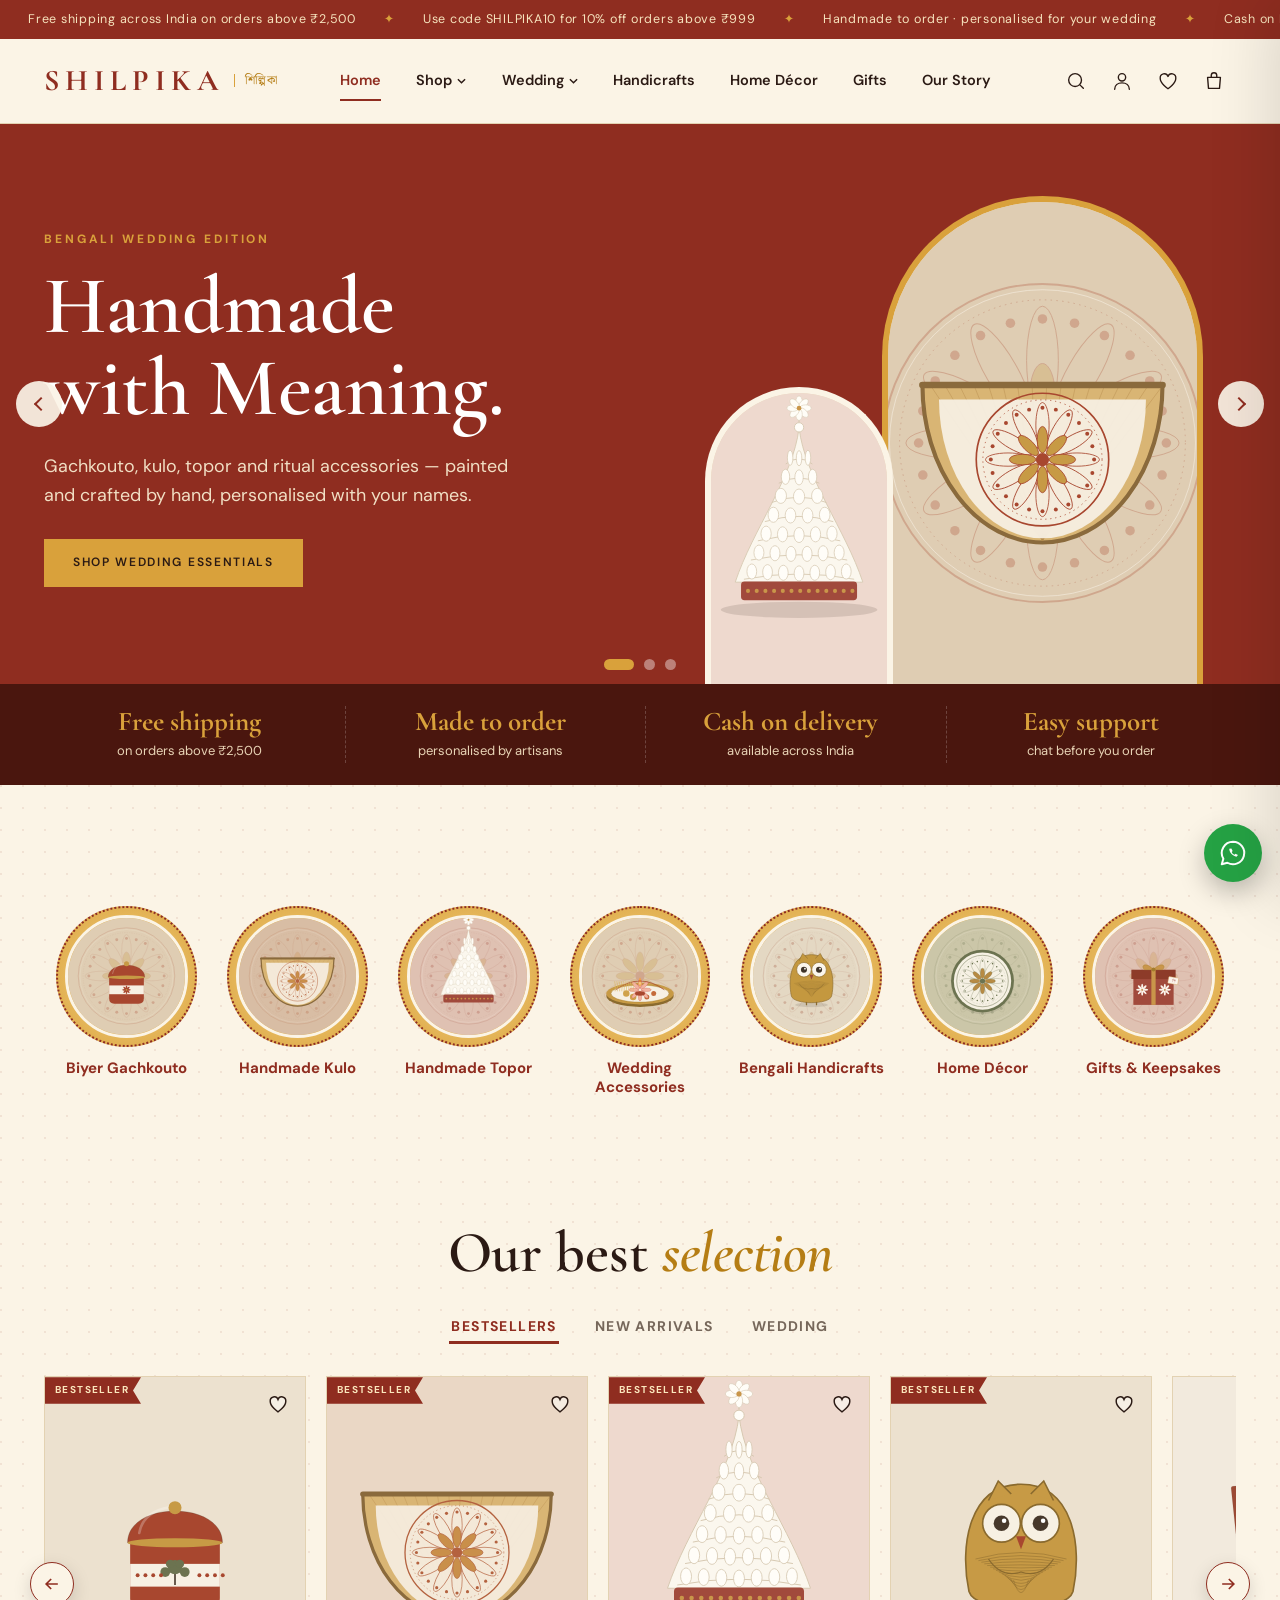
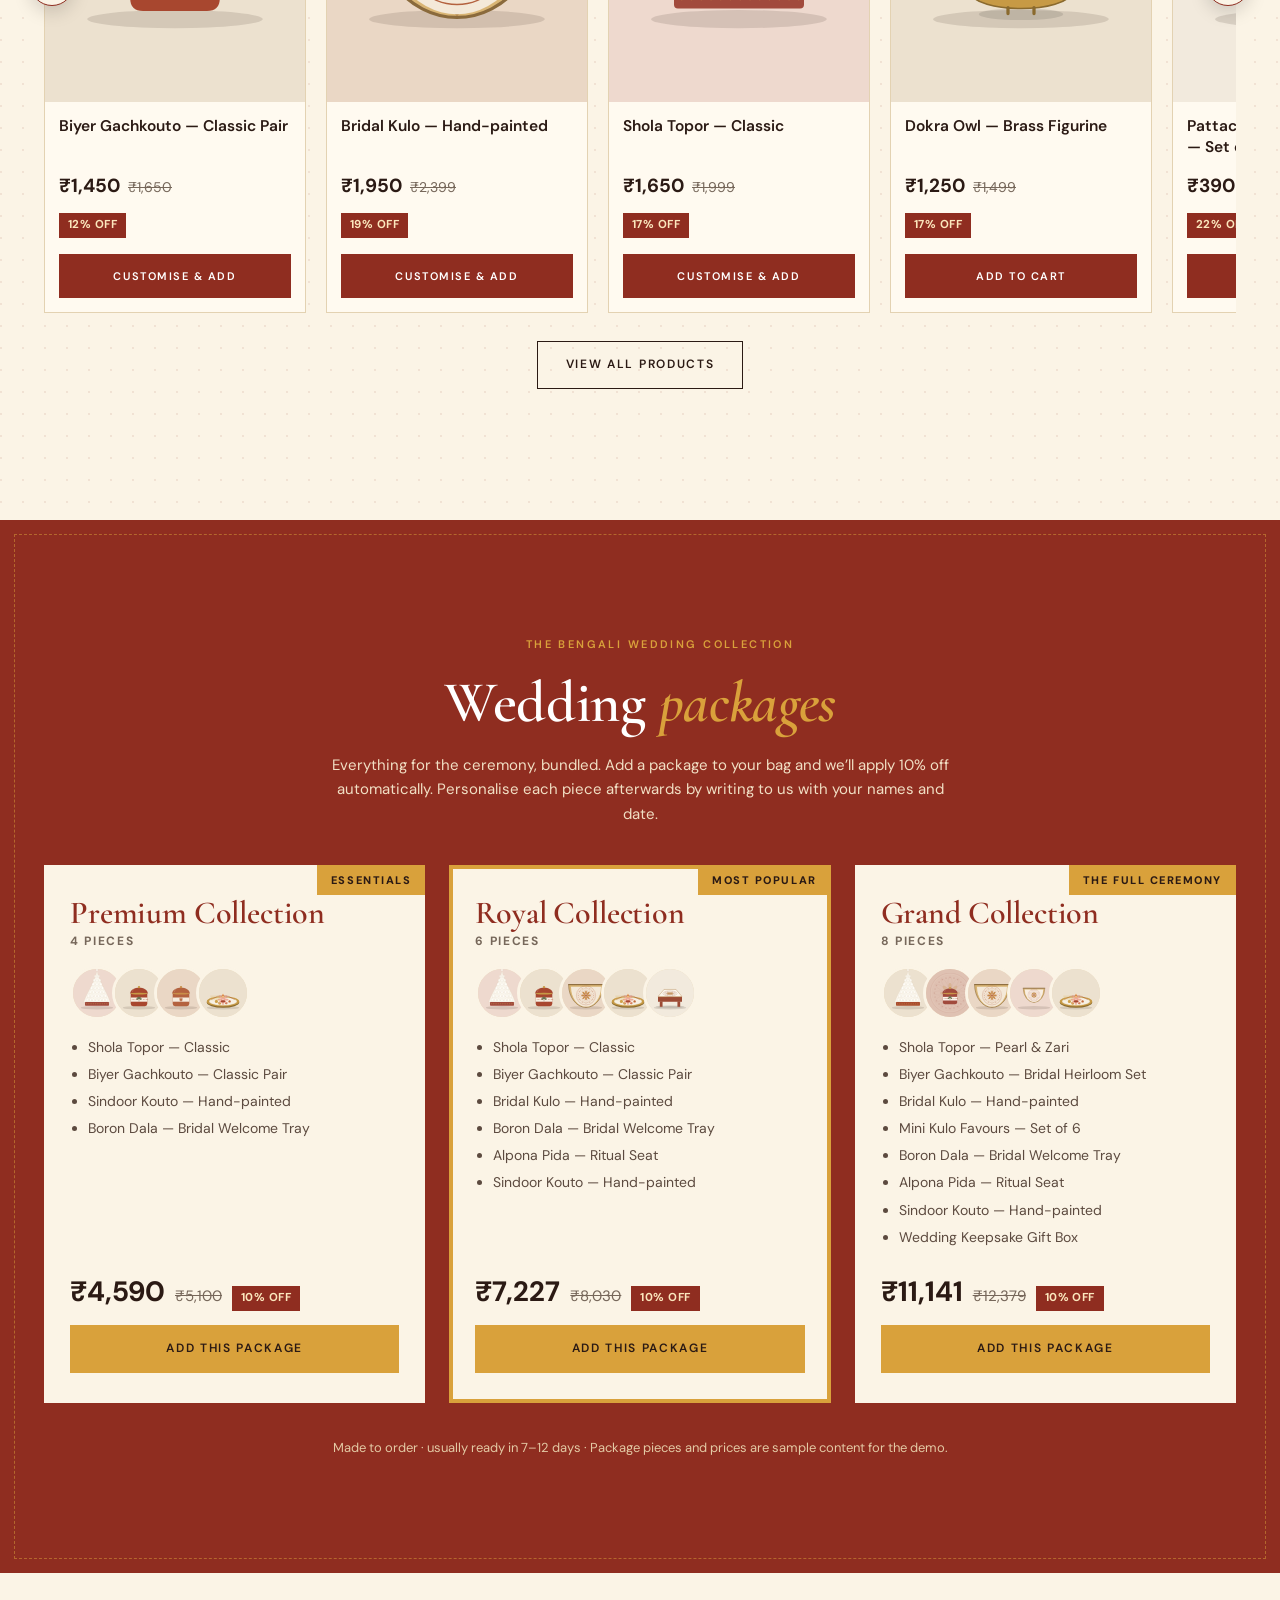
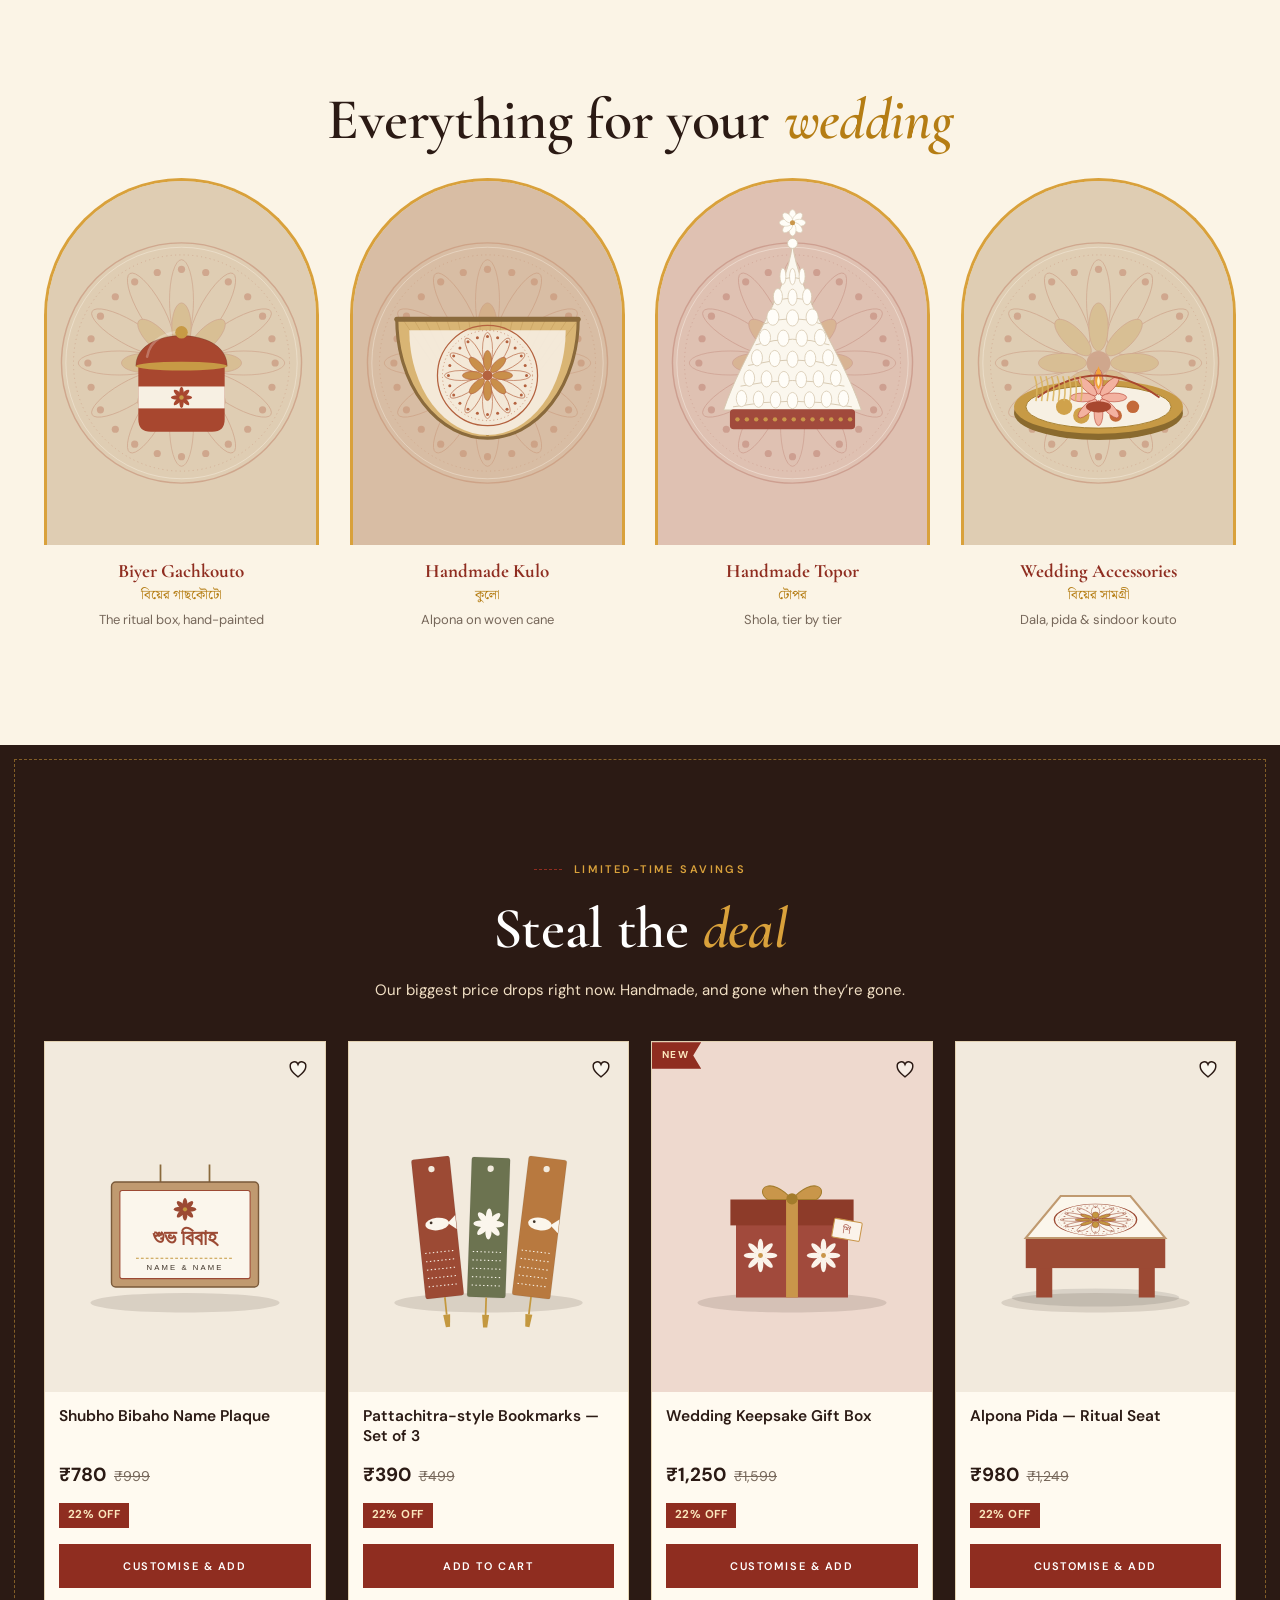
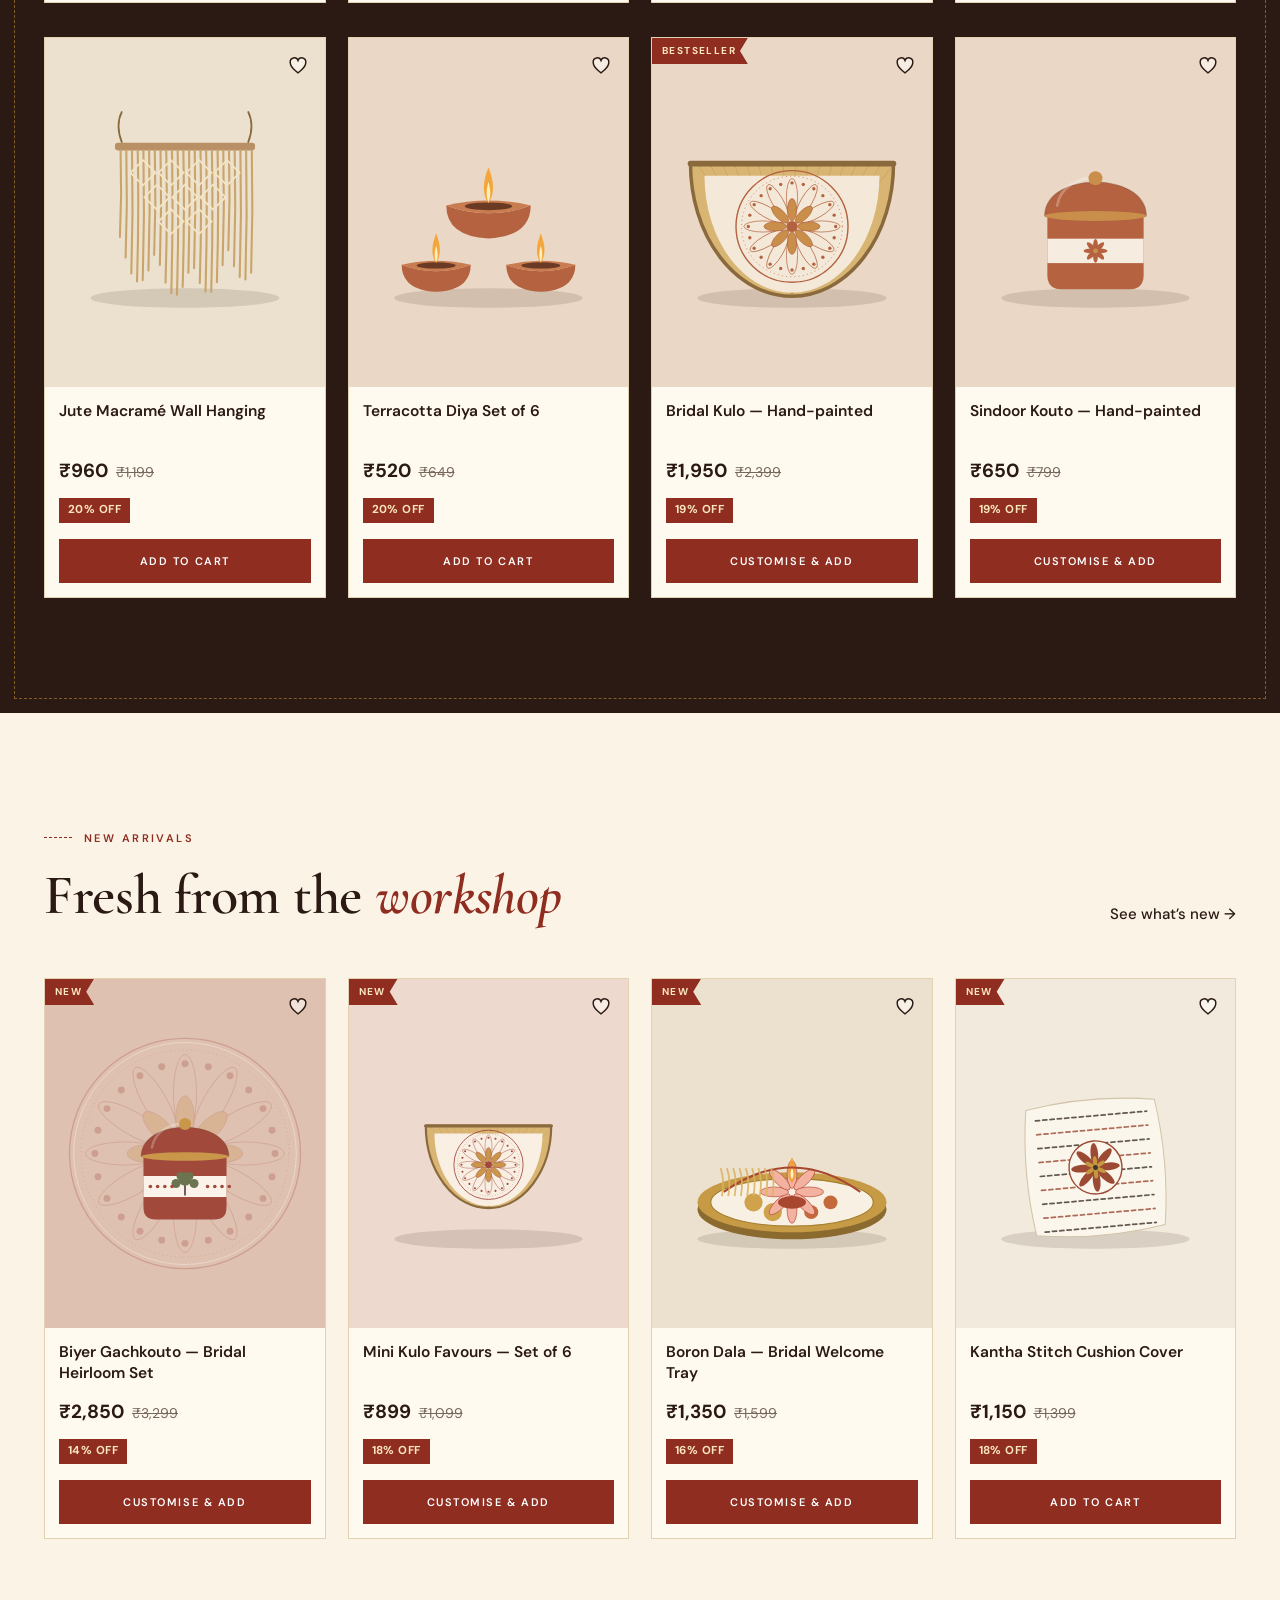
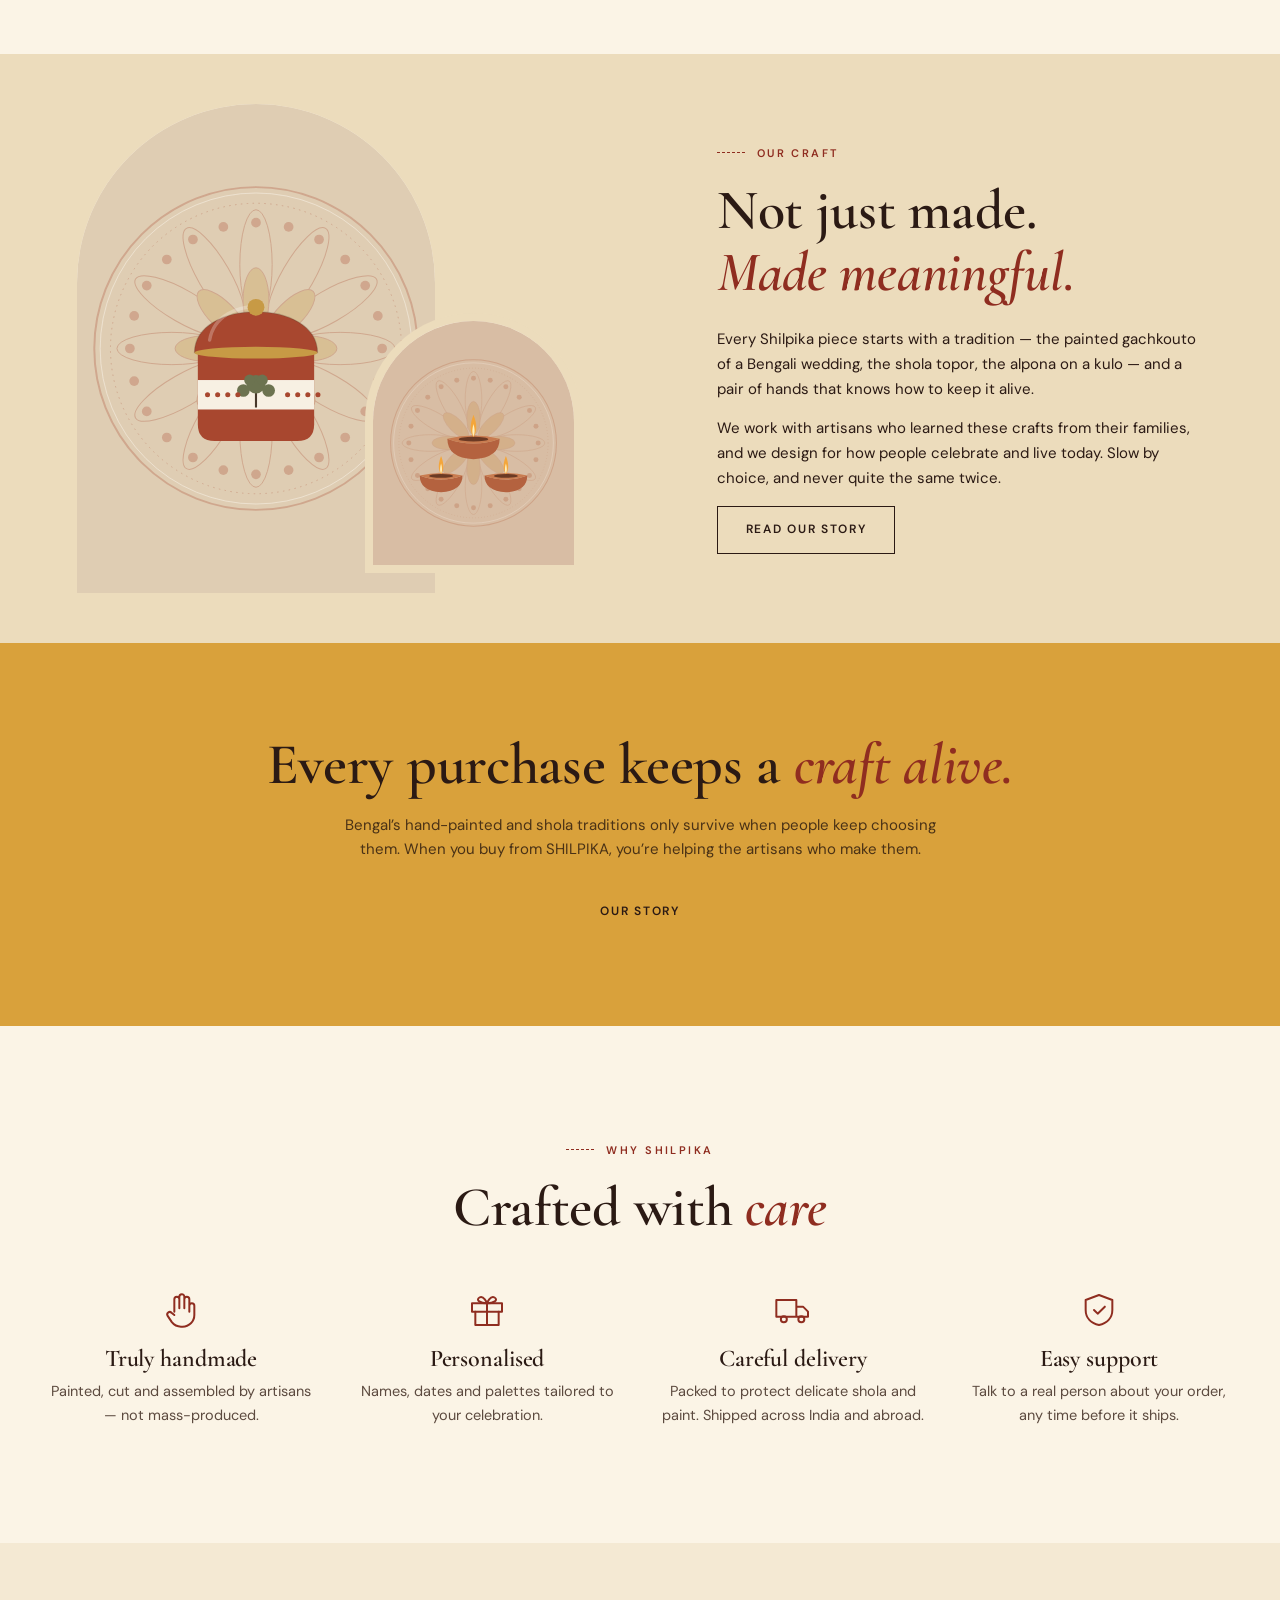
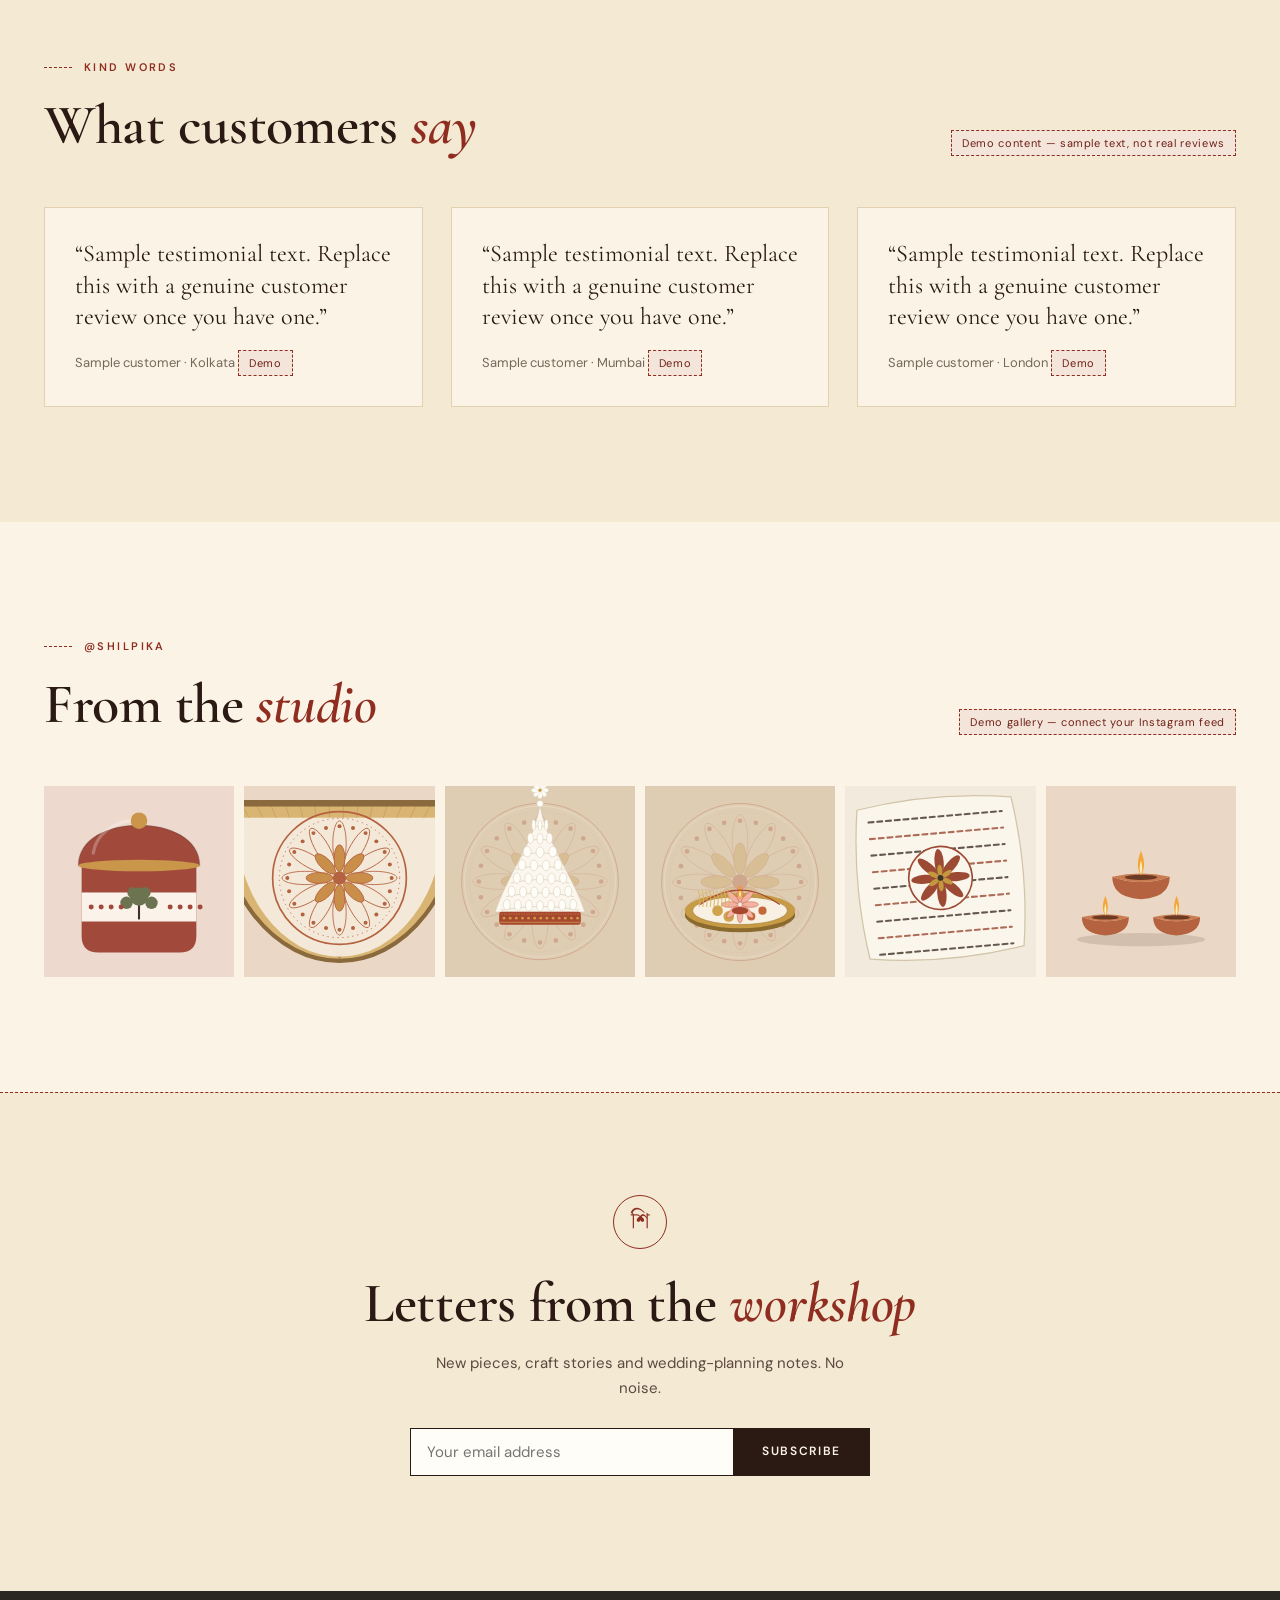
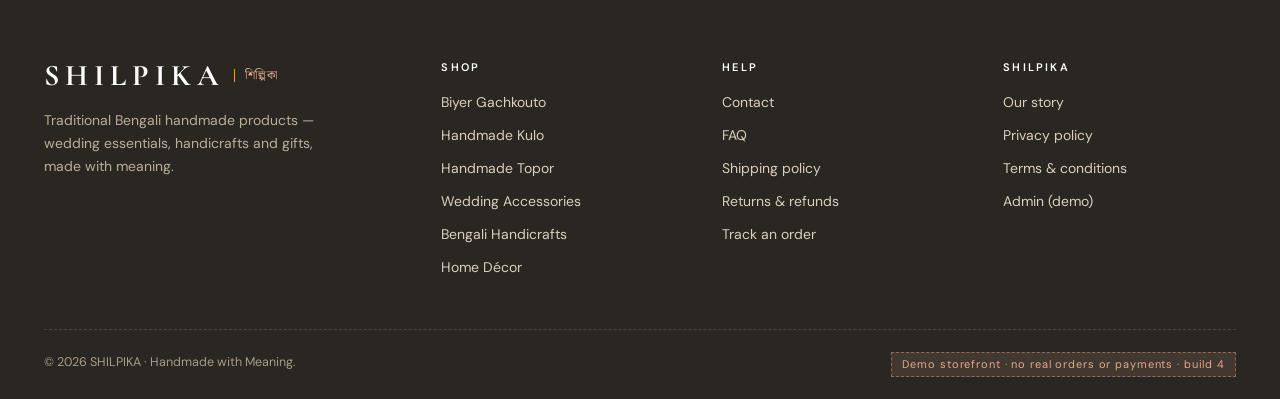
<file: index.html>
<!DOCTYPE html>
<html lang="en">
<head>
  <meta charset="UTF-8"><meta http-equiv="Cache-Control" content="no-cache, no-store, must-revalidate"><meta http-equiv="Pragma" content="no-cache"><meta http-equiv="Expires" content="0">
  <meta name="viewport" content="width=device-width, initial-scale=1">
  <title>SHILPIKA — Handmade with Meaning | Bengali Wedding Crafts &amp; Handicrafts</title>
  <meta name="description" content="SHILPIKA (শিল্পিকা): traditional Bengali handmade wedding essentials — gachkouto, kulo, topor — plus handicrafts, home décor and gifts. Handmade with Meaning.">
  <meta name="theme-color" content="#f7f2e9">
  <meta property="og:title" content="SHILPIKA — Handmade with Meaning">
  <meta property="og:description" content="Bengali handmade wedding essentials, handicrafts and gifts.">
  <link rel="preconnect" href="https://fonts.googleapis.com"><link rel="preconnect" href="https://fonts.gstatic.com" crossorigin>
  <link href="https://fonts.googleapis.com/css2?family=Cormorant+Garamond:ital,wght@0,400;0,500;0,600;1,400;1,500&family=DM+Sans:wght@400;500;600&family=Noto+Serif+Bengali:wght@400;600&display=swap" rel="stylesheet">
  <link rel="stylesheet" href="css/base.css?v=4"><link rel="stylesheet" href="css/components.css?v=4"><link rel="stylesheet" href="css/pages.css?v=4"><link rel="stylesheet" href="css/home.css?v=4">
</head>
<body data-page="home">
  <div id="app-header"></div>
  <main id="main">
    <section class="hs" aria-roledescription="carousel" aria-label="Featured">
      <div class="hs__track" id="hs-track">
        <article class="slide sl1" aria-roledescription="slide"><div class="wrap slide__in">
          <div class="slide__copy"><p class="kick">Bengali wedding edition</p><h1>Handmade<br>with Meaning.</h1><p>Gachkouto, kulo, topor and ritual accessories — painted and crafted by hand, personalised with your names.</p><a class="btn btn--gold" href="shop.html?collection=wedding">Shop wedding essentials</a></div>
          <div class="slide__art"><div class="arch a-big"><img data-art="art:kulo:sand:1" alt="Hand-painted bridal kulo"></div><div class="arch a-sm"><img data-art="art:topor:rose:0" alt="Shola topor"></div></div></div></article>
        <article class="slide sl2" aria-roledescription="slide" aria-hidden="true"><div class="wrap slide__in">
          <div class="slide__copy"><p class="kick">Ready-to-order sets</p><h1>Wedding<br>Packages.</h1><p>Topor, gachkouto, dala and more — bundled together with 10% off. Pick a set, then personalise it.</p><a class="btn" href="#packages">View packages</a></div>
          <div class="slide__art"><div class="arch a-big"><img data-art="art:kouto:sand:1:tree" alt="Hand-painted gachkouto"></div><div class="arch a-sm"><img data-art="art:dala:sand:0" alt="Boron dala"></div></div></div></article>
        <article class="slide sl3" aria-roledescription="slide" aria-hidden="true"><div class="wrap slide__in">
          <div class="slide__copy"><p class="kick">Heritage handicrafts</p><h1>Craft for<br>everyday homes.</h1><p>Kantha, dokra, terracotta and jute — Bengal’s traditions, made for the way you live now.</p><a class="btn btn--gold" href="shop.html?cat=handicrafts">Explore handicrafts</a></div>
          <div class="slide__art"><div class="arch a-big"><img data-art="art:owl:ivory:1" alt="Dokra owl"></div><div class="arch a-sm"><img data-art="art:cushion:ivory:0" alt="Kantha cushion"></div></div></div></article>
      </div>
      <button class="hs__b prev" id="hs-prev" aria-label="Previous slide"></button><button class="hs__b next" id="hs-next" aria-label="Next slide"></button>
      <div class="hs__dots" id="hs-dots"></div>
    </section>

    <section class="trust" aria-label="Our promise"><div class="wrap trust__in">
      <div><b>Free shipping</b><span>on orders above ₹2,500</span></div><div><b>Made to order</b><span>personalised by artisans</span></div><div><b>Cash on delivery</b><span>available across India</span></div><div><b>Easy support</b><span>chat before you order</span></div>
    </div></section>

    <section class="sec pat"><div class="wrap">
      <div class="roundcats reveal" id="cats"></div>
    </div></section>

    <section class="sec pat" style="padding-top:0"><div class="wrap">
      <h2 class="ttl reveal">Our best <em>selection</em></h2>
      <div class="tabs-h reveal" role="tablist" aria-label="Product tabs"><button role="tab" aria-selected="true" data-tab="bestseller">Bestsellers</button><button role="tab" aria-selected="false" data-tab="new">New arrivals</button><button role="tab" aria-selected="false" data-tab="wedding">Wedding</button></div>
      <div class="rail"><button class="rail__b prev" aria-label="Scroll left"><svg viewBox="0 0 24 24"><path d="M5 12h14M13 6l6 6-6 6"/></svg></button><div class="rail__t" id="rail"></div><button class="rail__b next" aria-label="Scroll right"><svg viewBox="0 0 24 24"><path d="M5 12h14M13 6l6 6-6 6"/></svg></button></div>
      <p style="text-align:center;margin-top:10px"><a class="btn btn--ghost" href="shop.html">View all products</a></p>
    </div></section>

    <section class="sec pk" id="packages"><div class="wrap">
      <p class="eyebrow" style="justify-content:center;color:var(--gold)">The Bengali wedding collection</p>
      <h2 class="ttl ttl--l">Wedding <em>packages</em></h2>
      <p class="pk__lead">Everything for the ceremony, bundled. Add a package to your bag and we’ll apply 10% off automatically. Personalise each piece afterwards by writing to us with your names and date.</p>
      <div class="pk__grid" id="pk"></div>
      <p class="pk__note">Made to order · usually ready in 7–12 days · Package pieces and prices are sample content for the demo.</p>
    </div></section>

    <section class="sec"><div class="wrap">
      <h2 class="ttl reveal">Everything for your <em>wedding</em></h2>
      <div class="wt reveal" id="wt"></div>
    </div></section>

    <section class="sec deals"><div class="wrap">
      <p class="eyebrow" style="justify-content:center;color:var(--gold)">Limited-time savings</p>
      <h2 class="ttl ttl--l">Steal the <em>deal</em></h2>
      <p class="pk__lead">Our biggest price drops right now. Handmade, and gone when they’re gone.</p>
      <div class="pgrid skels" id="deals"></div>
    </div></section>

    <section class="sec"><div class="wrap">
      <div class="sec__head reveal"><div><p class="eyebrow">New arrivals</p><h2>Fresh from the <em>workshop</em></h2></div><a class="link" href="shop.html?sort=newest">See what’s new →</a></div>
      <div class="pgrid skels" id="new"></div>
    </div></section>

    <section class="story">
      <div class="story__art reveal"><div class="arch"><img data-art="art:kouto:sand:1:tree" alt="Hand-painted gachkouto" loading="lazy"></div><div class="arch s2"><img data-art="art:diya:clay:1" alt="Terracotta diyas" loading="lazy"></div></div>
      <div class="story__copy reveal">
        <p class="eyebrow">Our craft</p>
        <h2>Not just made.<br><em>Made meaningful.</em></h2>
        <p>Every Shilpika piece starts with a tradition — the painted gachkouto of a Bengali wedding, the shola topor, the alpona on a kulo — and a pair of hands that knows how to keep it alive.</p>
        <p>We work with artisans who learned these crafts from their families, and we design for how people celebrate and live today. Slow by choice, and never quite the same twice.</p>
        <a class="btn btn--ghost" href="about.html">Read our story</a>
      </div>
    </section>

    <section class="mission"><div class="wrap reveal"><h2>Every purchase keeps a <em>craft alive.</em></h2><p>Bengal’s hand-painted and shola traditions only survive when people keep choosing them. When you buy from SHILPIKA, you’re helping the artisans who make them.</p><a class="btn btn--gold" href="about.html">Our story</a></div></section>

    <section class="sec"><div class="wrap">
      <div class="sec__head reveal" style="justify-content:center;text-align:center"><div><p class="eyebrow" style="justify-content:center">Why Shilpika</p><h2>Crafted with <em>care</em></h2></div></div>
      <div class="why reveal">
        <div><span id="ic1"></span><h3>Truly handmade</h3><p>Painted, cut and assembled by artisans — not mass-produced.</p></div>
        <div><span id="ic2"></span><h3>Personalised</h3><p>Names, dates and palettes tailored to your celebration.</p></div>
        <div><span id="ic3"></span><h3>Careful delivery</h3><p>Packed to protect delicate shola and paint. Shipped across India and abroad.</p></div>
        <div><span id="ic4"></span><h3>Easy support</h3><p>Talk to a real person about your order, any time before it ships.</p></div>
      </div>
    </div></section>

    <section class="sec sec--alt"><div class="wrap">
      <div class="sec__head reveal"><div><p class="eyebrow">Kind words</p><h2>What customers <em>say</em></h2></div><span class="demo-tag">Demo content — sample text, not real reviews</span></div>
      <div class="quotes reveal">
        <figure><blockquote>“Sample testimonial text. Replace this with a genuine customer review once you have one.”</blockquote><figcaption>Sample customer · Kolkata <span class="demo-tag">Demo</span></figcaption></figure>
        <figure><blockquote>“Sample testimonial text. Replace this with a genuine customer review once you have one.”</blockquote><figcaption>Sample customer · Mumbai <span class="demo-tag">Demo</span></figcaption></figure>
        <figure><blockquote>“Sample testimonial text. Replace this with a genuine customer review once you have one.”</blockquote><figcaption>Sample customer · London <span class="demo-tag">Demo</span></figcaption></figure>
      </div>
    </div></section>

    <section class="sec"><div class="wrap">
      <div class="sec__head reveal"><div><p class="eyebrow">@shilpika</p><h2>From the <em>studio</em></h2></div><span class="demo-tag">Demo gallery — connect your Instagram feed</span></div>
      <div class="gal reveal" id="gal"></div>
    </div></section>

    <section class="news"><div class="wrap reveal">
      <div class="news__mark bn">শি</div>
      <h2>Letters from the <em>workshop</em></h2>
      <p>New pieces, craft stories and wedding-planning notes. No noise.</p>
      <form class="news__form" id="nl" novalidate><label class="sr-only" for="nl-email">Email address</label><input id="nl-email" type="email" placeholder="Your email address" required autocomplete="email"><button class="btn" type="submit">Subscribe</button></form>
      <small class="nl-msg" aria-live="polite"></small>
    </div></section>
  </main>
  <div id="app-footer"></div>
  <script src="js/data.js?v=4"></script><script src="js/art.js?v=4"></script><script src="js/store.js?v=4"></script><script src="js/ui.js?v=4"></script><script src="js/home.js?v=4"></script>
</body>
</html>
</file>
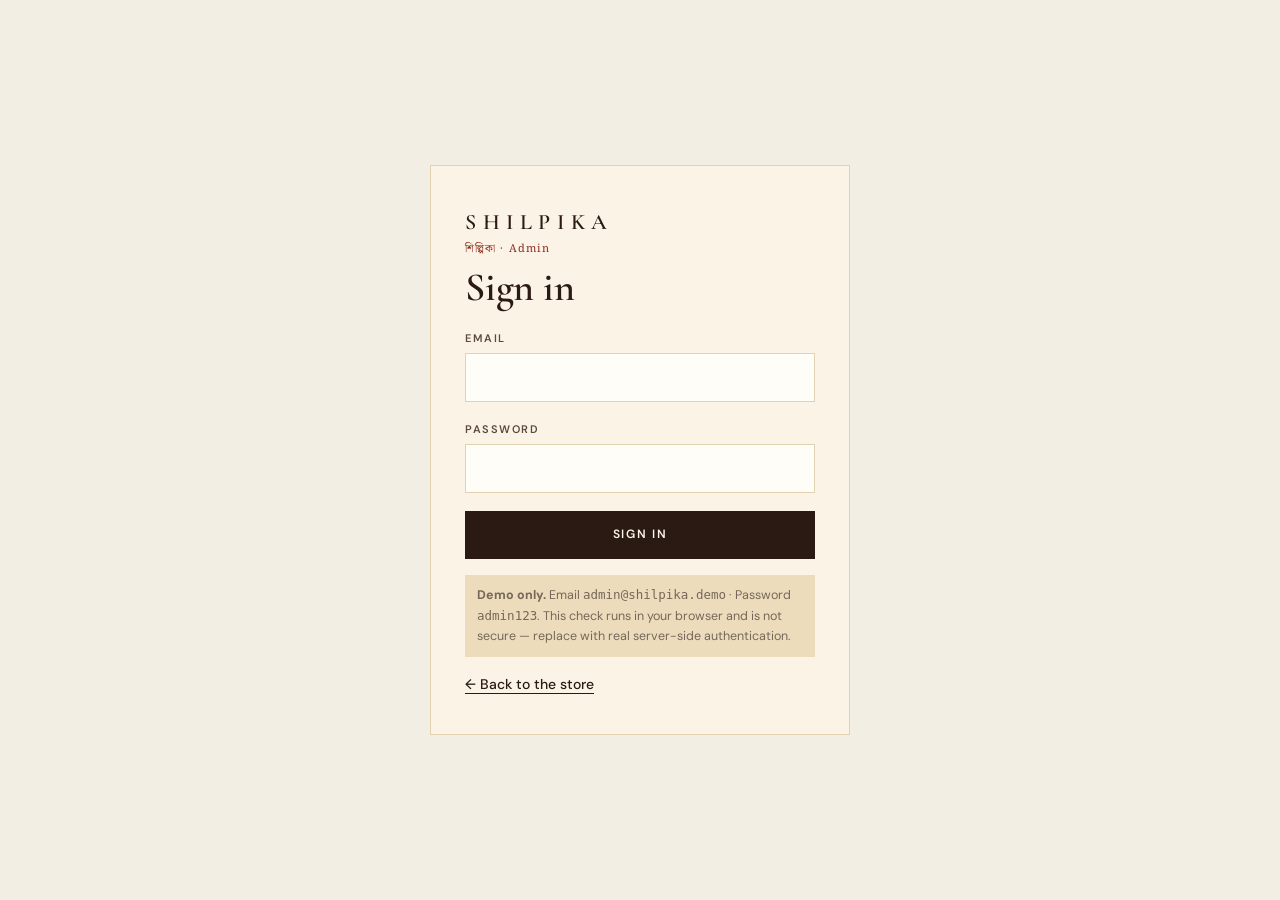
<file: admin/index.html>
<!DOCTYPE html>
<html lang="en">
<head>
  <meta charset="UTF-8"><meta http-equiv="Cache-Control" content="no-cache, no-store, must-revalidate"><meta http-equiv="Pragma" content="no-cache"><meta http-equiv="Expires" content="0"><meta name="viewport" content="width=device-width, initial-scale=1">
  <title>SHILPIKA Admin (Demo)</title>
  <meta name="robots" content="noindex,nofollow">
  <link rel="preconnect" href="https://fonts.googleapis.com"><link rel="preconnect" href="https://fonts.gstatic.com" crossorigin>
  <link href="https://fonts.googleapis.com/css2?family=Cormorant+Garamond:ital,wght@0,400;0,500;0,600;1,400&family=DM+Sans:wght@400;500;600&family=Noto+Serif+Bengali:wght@400;600&display=swap" rel="stylesheet">
  <link rel="stylesheet" href="../css/base.css?v=4"><link rel="stylesheet" href="admin.css?v=4">
</head>
<body class="adm">
  <div id="app"></div>
  <div class="toast" role="status" aria-live="polite"></div>
  <script src="../js/data.js?v=4"></script><script src="../js/art.js?v=4"></script><script src="../js/store.js?v=4"></script><script src="admin.js?v=4"></script>
</body>
</html>
</file>
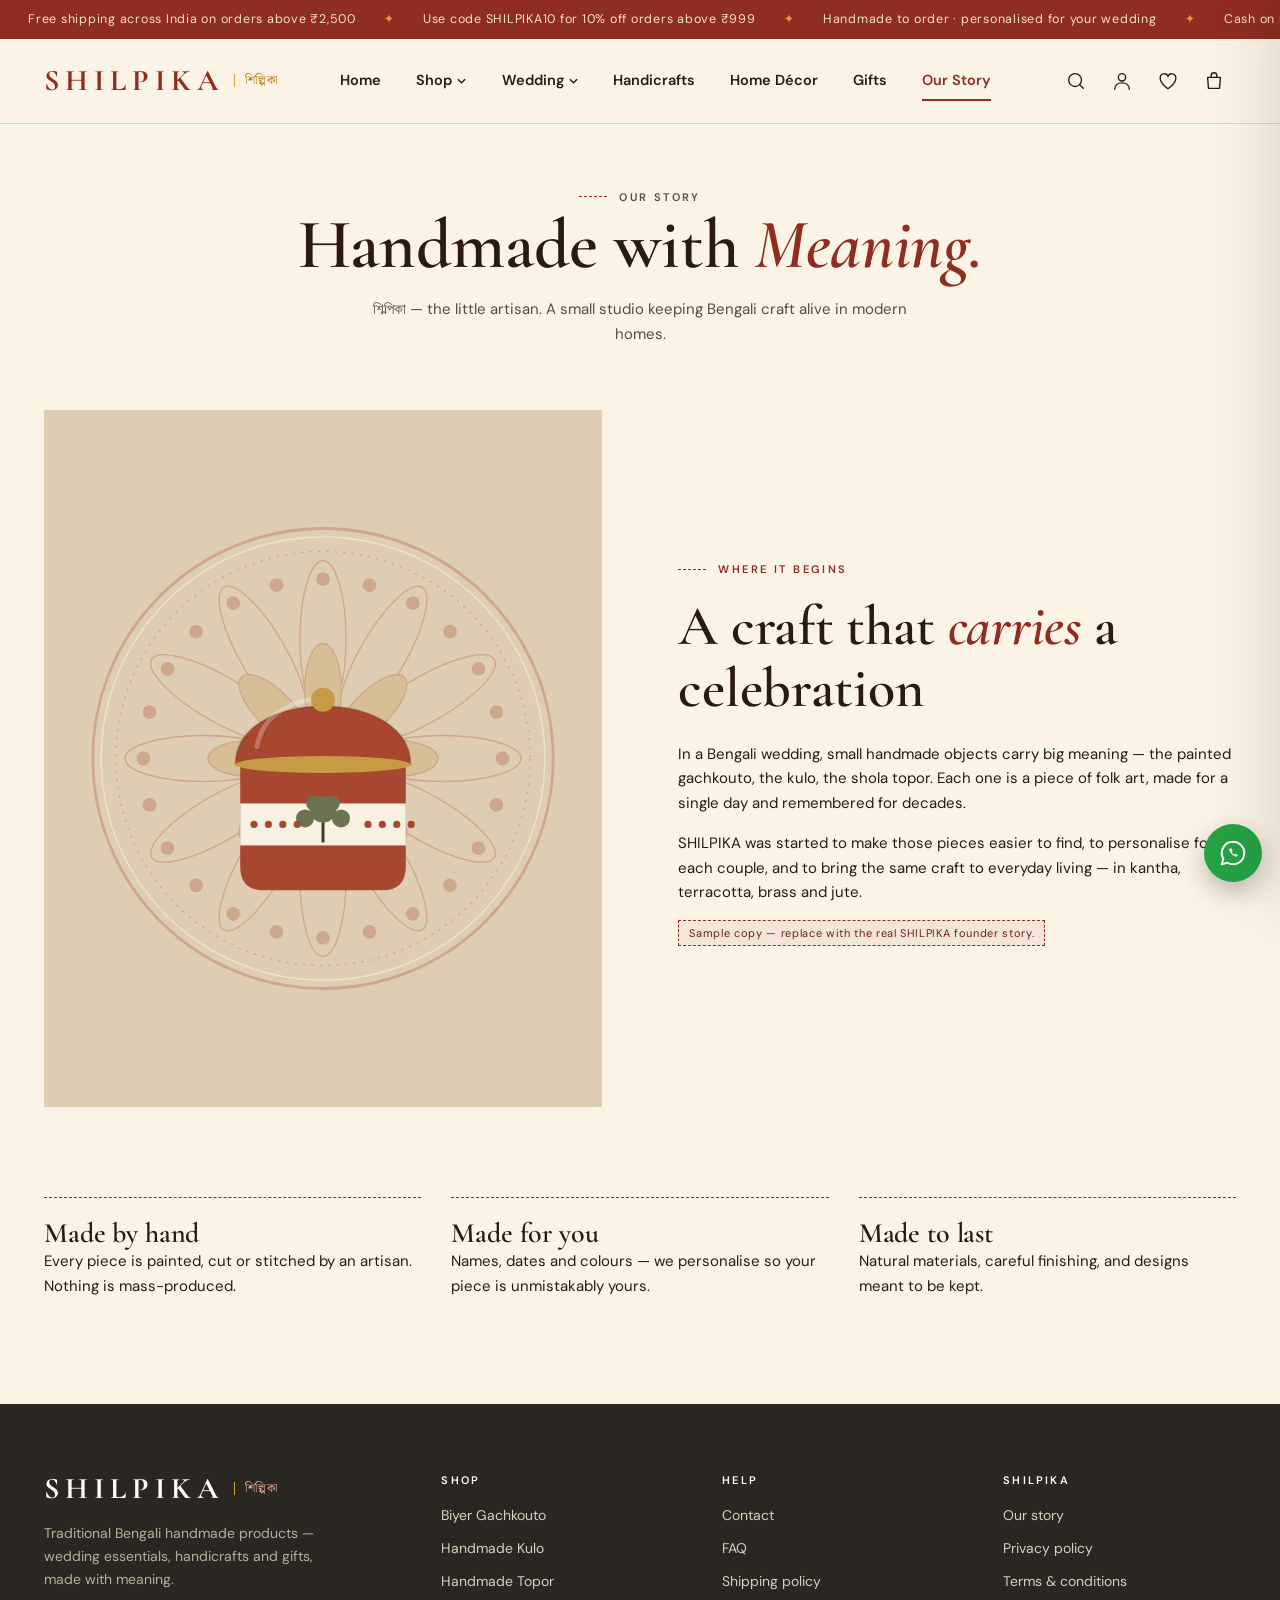
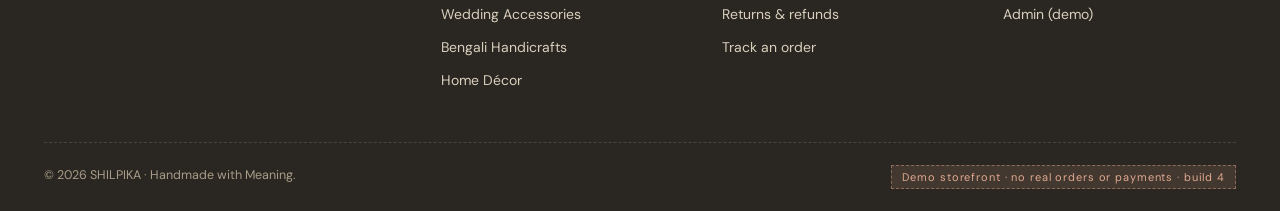
<file: about.html>
<!DOCTYPE html>
<html lang="en">
<head>
  <meta charset="UTF-8"><meta http-equiv="Cache-Control" content="no-cache, no-store, must-revalidate"><meta http-equiv="Pragma" content="no-cache"><meta http-equiv="Expires" content="0"><meta name="viewport" content="width=device-width, initial-scale=1">
  <title>Our Story — SHILPIKA | Handmade with Meaning</title>
  <meta name="description" content="The story behind SHILPIKA (শিল্পিকা): Bengali craftsmanship, made for modern life.">
  
  <link rel="preconnect" href="https://fonts.googleapis.com"><link rel="preconnect" href="https://fonts.gstatic.com" crossorigin>
  <link href="https://fonts.googleapis.com/css2?family=Cormorant+Garamond:ital,wght@0,400;0,500;0,600;1,400;1,500&family=DM+Sans:wght@400;500;600&family=Noto+Serif+Bengali:wght@400;600&display=swap" rel="stylesheet">
  <link rel="stylesheet" href="css/base.css?v=4"><link rel="stylesheet" href="css/components.css?v=4"><link rel="stylesheet" href="css/pages.css?v=4">
</head>
<body data-page="about">
  <div id="app-header"></div>
  <main id="main"><div class="wrap" id="root"></div></main>
  <div id="app-footer"></div>
  <script src="js/data.js?v=4"></script><script src="js/art.js?v=4"></script><script src="js/store.js?v=4"></script><script src="js/ui.js?v=4"></script><script src="js/static.js?v=4"></script>
</body>
</html>
</file>
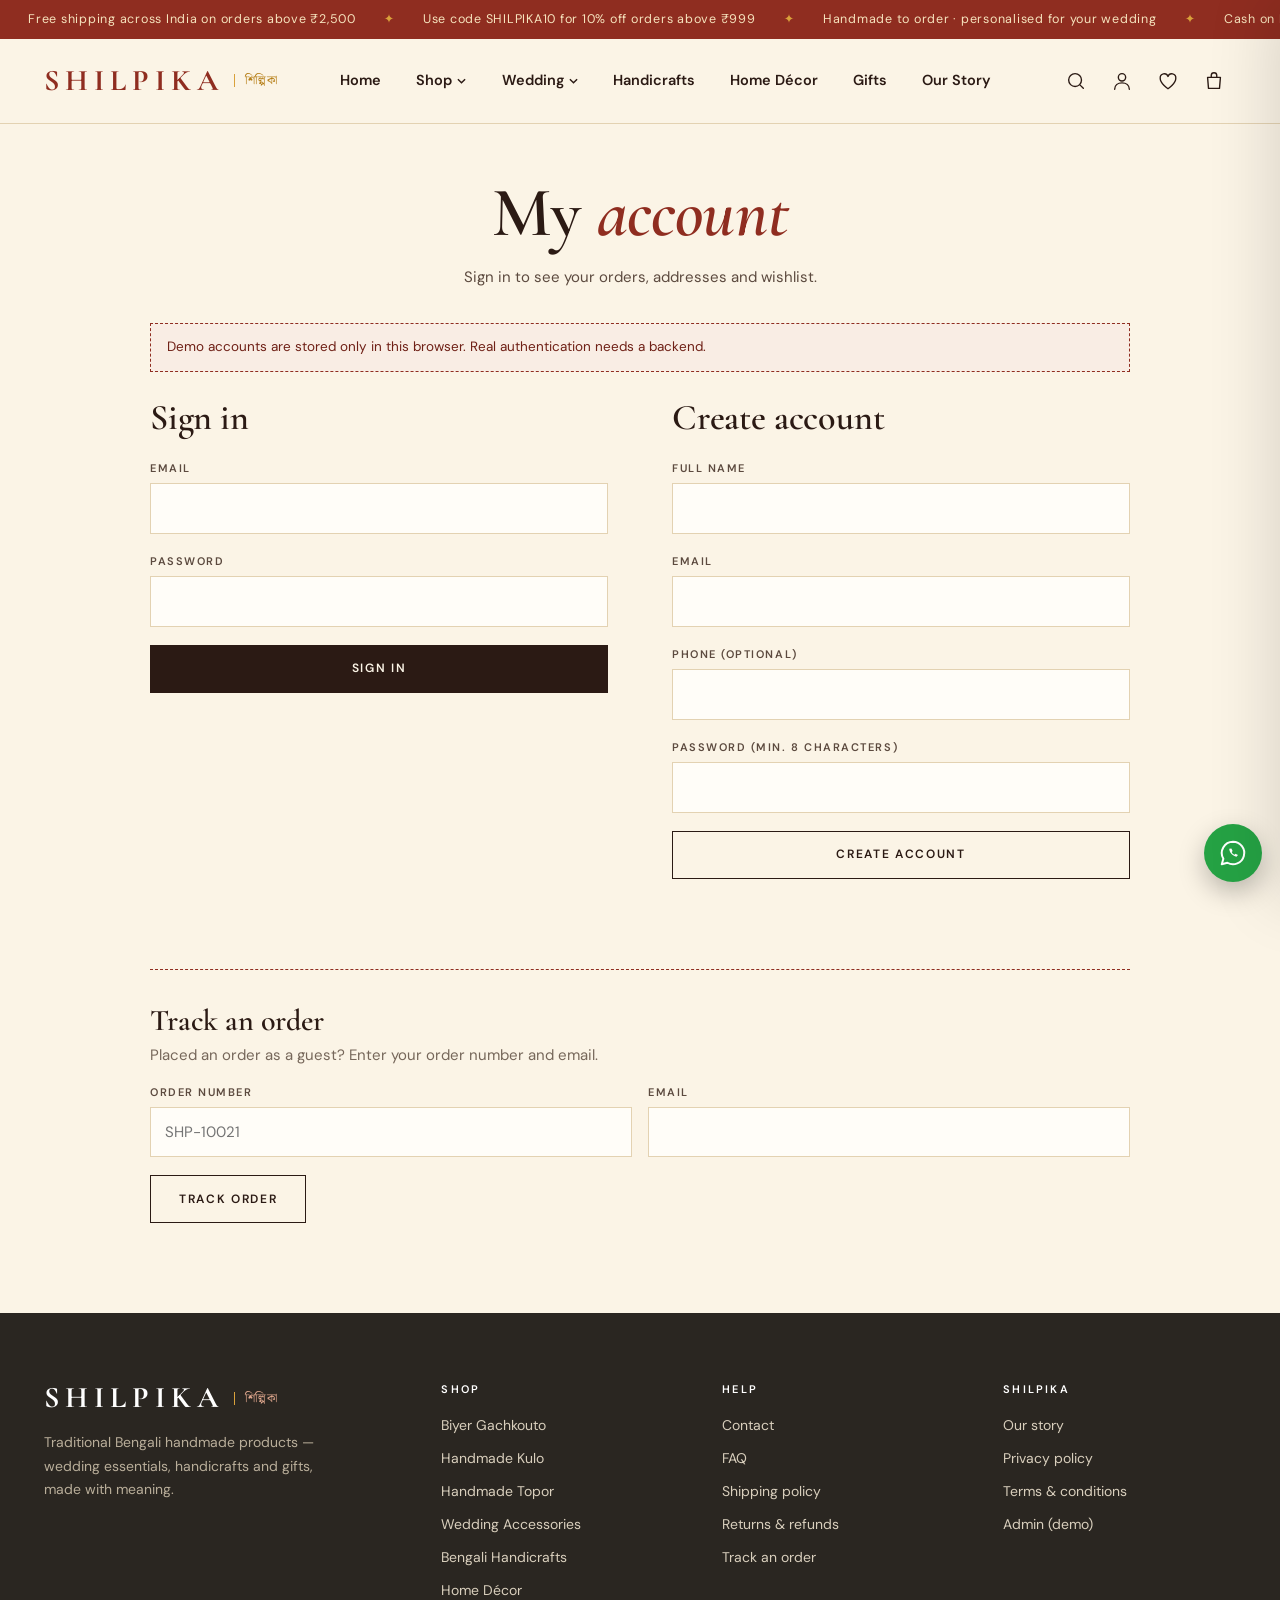
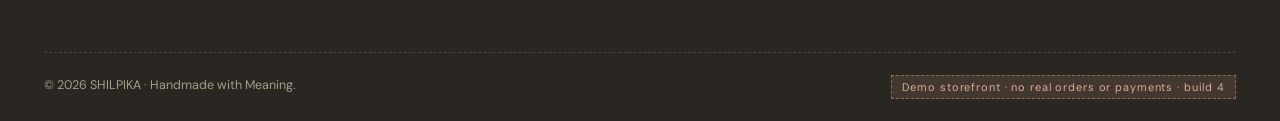
<file: account.html>
<!DOCTYPE html>
<html lang="en">
<head>
  <meta charset="UTF-8"><meta http-equiv="Cache-Control" content="no-cache, no-store, must-revalidate"><meta http-equiv="Pragma" content="no-cache"><meta http-equiv="Expires" content="0"><meta name="viewport" content="width=device-width, initial-scale=1">
  <title>My Account — SHILPIKA</title>
  <meta name="description" content="Sign in, manage your profile, addresses and orders.">
  <meta name="robots" content="noindex">
  <link rel="preconnect" href="https://fonts.googleapis.com"><link rel="preconnect" href="https://fonts.gstatic.com" crossorigin>
  <link href="https://fonts.googleapis.com/css2?family=Cormorant+Garamond:ital,wght@0,400;0,500;0,600;1,400;1,500&family=DM+Sans:wght@400;500;600&family=Noto+Serif+Bengali:wght@400;600&display=swap" rel="stylesheet">
  <link rel="stylesheet" href="css/base.css?v=4"><link rel="stylesheet" href="css/components.css?v=4"><link rel="stylesheet" href="css/pages.css?v=4">
</head>
<body data-page="account">
  <div id="app-header"></div>
  <main id="main"><div class="wrap" id="root"></div></main>
  <div id="app-footer"></div>
  <script src="js/data.js?v=4"></script><script src="js/art.js?v=4"></script><script src="js/store.js?v=4"></script><script src="js/ui.js?v=4"></script><script src="js/account.js?v=4"></script>
</body>
</html>
</file>
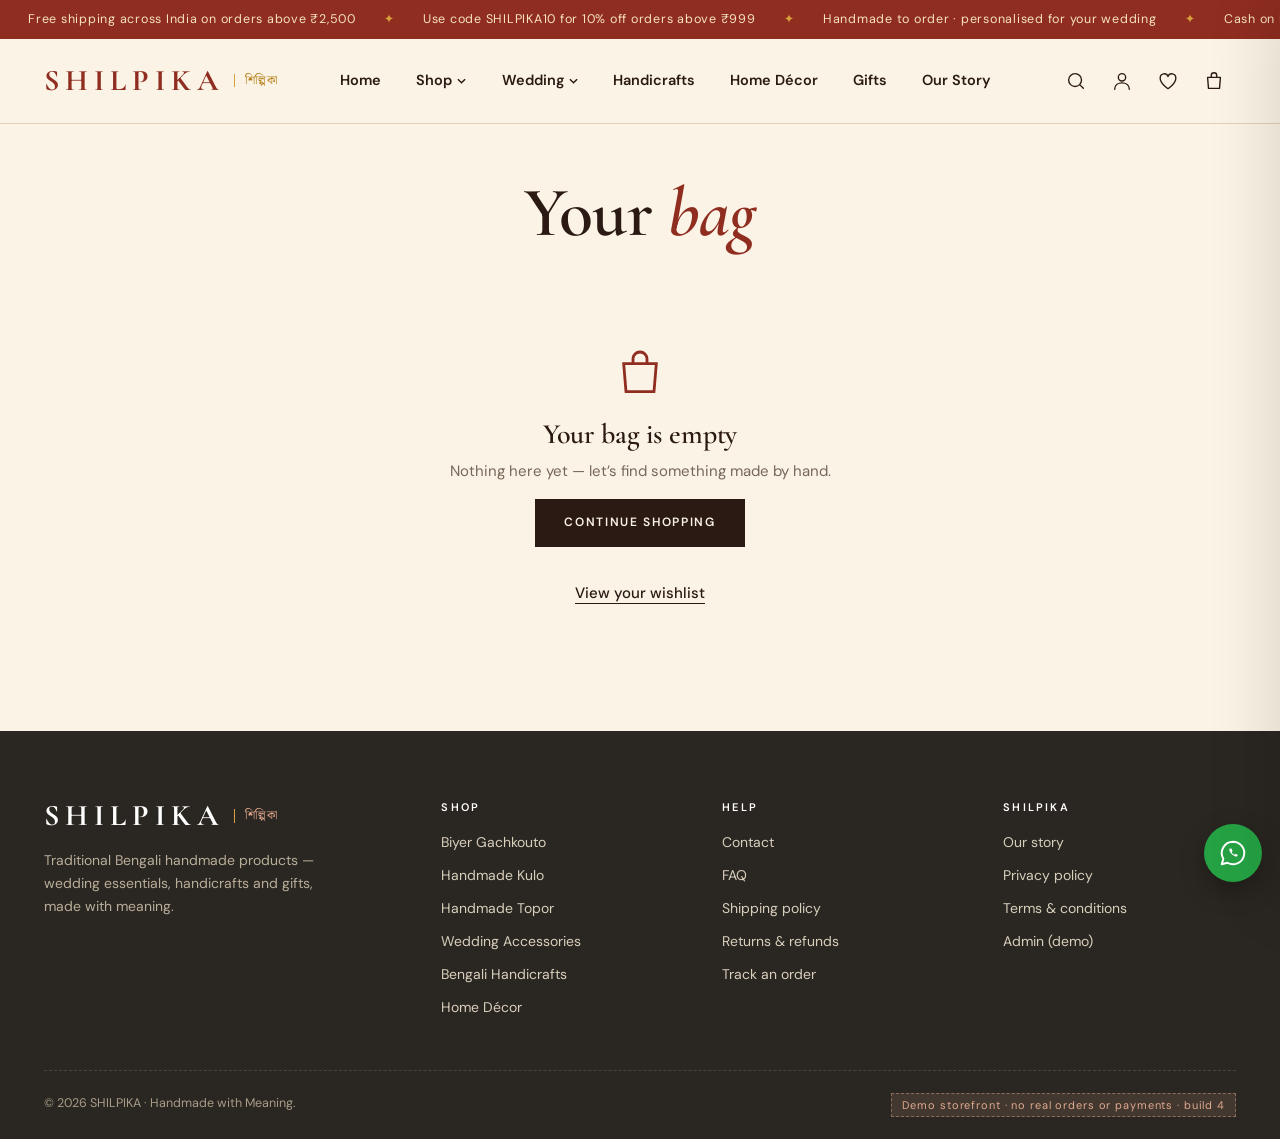
<file: cart.html>
<!DOCTYPE html>
<html lang="en">
<head>
  <meta charset="UTF-8"><meta http-equiv="Cache-Control" content="no-cache, no-store, must-revalidate"><meta http-equiv="Pragma" content="no-cache"><meta http-equiv="Expires" content="0"><meta name="viewport" content="width=device-width, initial-scale=1">
  <title>Your Bag — SHILPIKA</title>
  <meta name="description" content="Review your SHILPIKA shopping bag.">
  <meta name="robots" content="noindex">
  <link rel="preconnect" href="https://fonts.googleapis.com"><link rel="preconnect" href="https://fonts.gstatic.com" crossorigin>
  <link href="https://fonts.googleapis.com/css2?family=Cormorant+Garamond:ital,wght@0,400;0,500;0,600;1,400;1,500&family=DM+Sans:wght@400;500;600&family=Noto+Serif+Bengali:wght@400;600&display=swap" rel="stylesheet">
  <link rel="stylesheet" href="css/base.css?v=4"><link rel="stylesheet" href="css/components.css?v=4"><link rel="stylesheet" href="css/pages.css?v=4">
</head>
<body data-page="cart">
  <div id="app-header"></div>
  <main id="main"><div class="wrap" id="root"></div></main>
  <div id="app-footer"></div>
  <script src="js/data.js?v=4"></script><script src="js/art.js?v=4"></script><script src="js/store.js?v=4"></script><script src="js/ui.js?v=4"></script><script src="js/cart.js?v=4"></script>
</body>
</html>
</file>
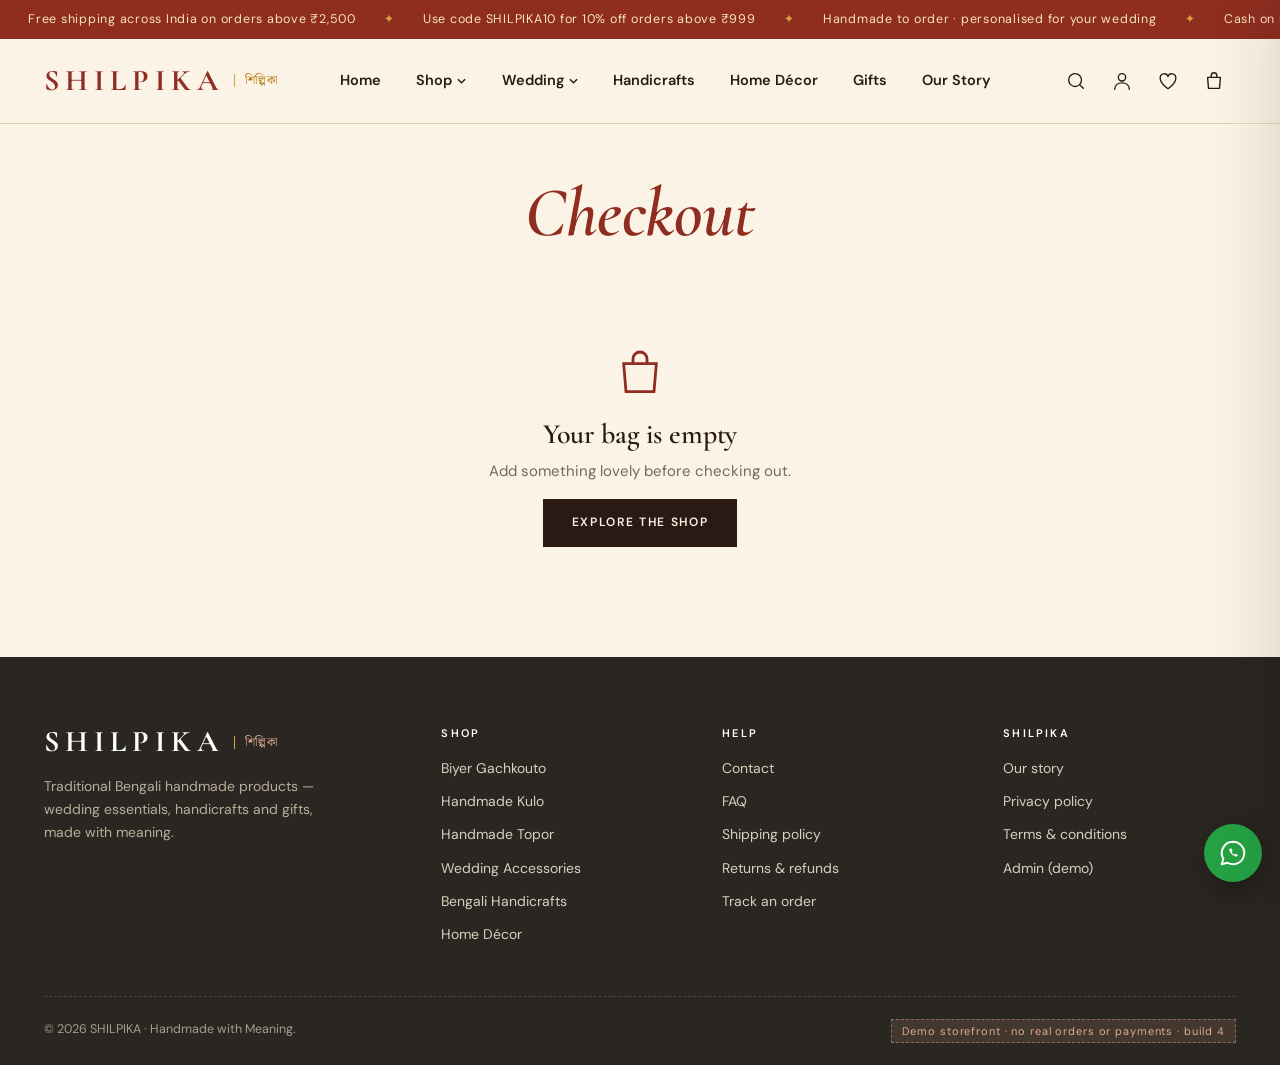
<file: checkout.html>
<!DOCTYPE html>
<html lang="en">
<head>
  <meta charset="UTF-8"><meta http-equiv="Cache-Control" content="no-cache, no-store, must-revalidate"><meta http-equiv="Pragma" content="no-cache"><meta http-equiv="Expires" content="0"><meta name="viewport" content="width=device-width, initial-scale=1">
  <title>Checkout — SHILPIKA</title>
  <meta name="description" content="Secure checkout for your SHILPIKA order.">
  <meta name="robots" content="noindex">
  <link rel="preconnect" href="https://fonts.googleapis.com"><link rel="preconnect" href="https://fonts.gstatic.com" crossorigin>
  <link href="https://fonts.googleapis.com/css2?family=Cormorant+Garamond:ital,wght@0,400;0,500;0,600;1,400;1,500&family=DM+Sans:wght@400;500;600&family=Noto+Serif+Bengali:wght@400;600&display=swap" rel="stylesheet">
  <link rel="stylesheet" href="css/base.css?v=4"><link rel="stylesheet" href="css/components.css?v=4"><link rel="stylesheet" href="css/pages.css?v=4">
</head>
<body data-page="checkout">
  <div id="app-header"></div>
  <main id="main"><div class="wrap" id="root"></div></main>
  <div id="app-footer"></div>
  <script src="js/data.js?v=4"></script><script src="js/art.js?v=4"></script><script src="js/store.js?v=4"></script><script src="js/ui.js?v=4"></script><script src="js/checkout.js?v=4"></script>
</body>
</html>
</file>
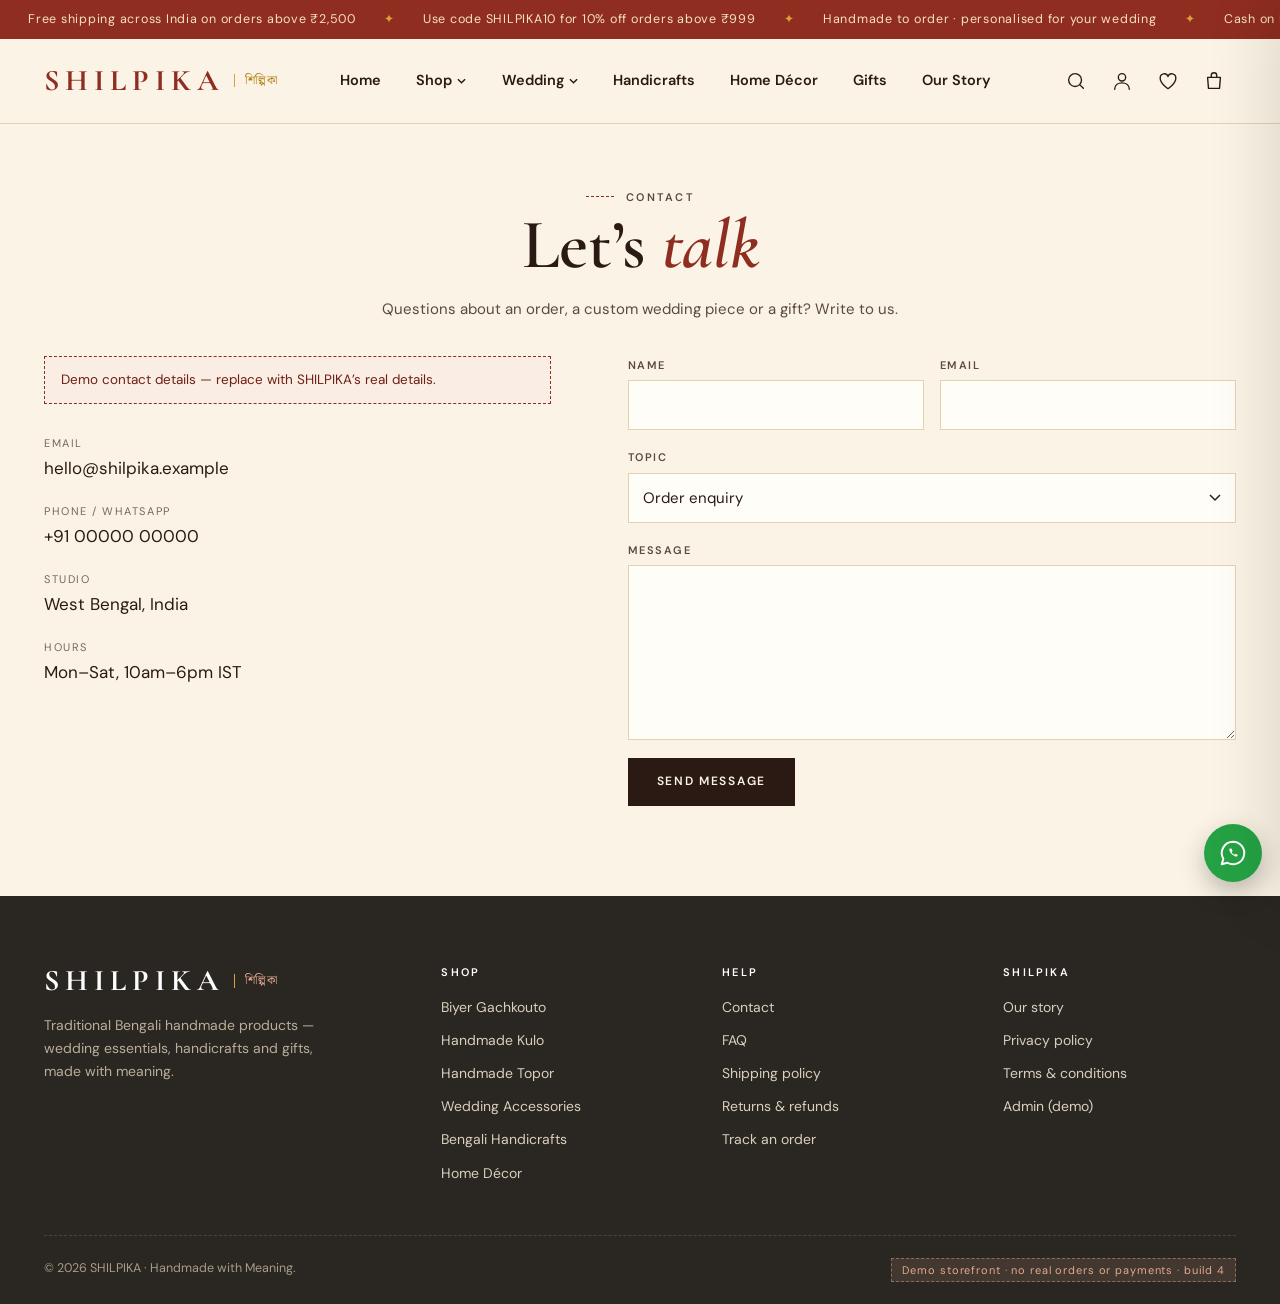
<file: contact.html>
<!DOCTYPE html>
<html lang="en">
<head>
  <meta charset="UTF-8"><meta http-equiv="Cache-Control" content="no-cache, no-store, must-revalidate"><meta http-equiv="Pragma" content="no-cache"><meta http-equiv="Expires" content="0"><meta name="viewport" content="width=device-width, initial-scale=1">
  <title>Contact — SHILPIKA</title>
  <meta name="description" content="Get in touch with SHILPIKA about orders, custom wedding pieces and gifts.">
  
  <link rel="preconnect" href="https://fonts.googleapis.com"><link rel="preconnect" href="https://fonts.gstatic.com" crossorigin>
  <link href="https://fonts.googleapis.com/css2?family=Cormorant+Garamond:ital,wght@0,400;0,500;0,600;1,400;1,500&family=DM+Sans:wght@400;500;600&family=Noto+Serif+Bengali:wght@400;600&display=swap" rel="stylesheet">
  <link rel="stylesheet" href="css/base.css?v=4"><link rel="stylesheet" href="css/components.css?v=4"><link rel="stylesheet" href="css/pages.css?v=4">
</head>
<body data-page="contact">
  <div id="app-header"></div>
  <main id="main"><div class="wrap" id="root"></div></main>
  <div id="app-footer"></div>
  <script src="js/data.js?v=4"></script><script src="js/art.js?v=4"></script><script src="js/store.js?v=4"></script><script src="js/ui.js?v=4"></script><script src="js/static.js?v=4"></script>
</body>
</html>
</file>
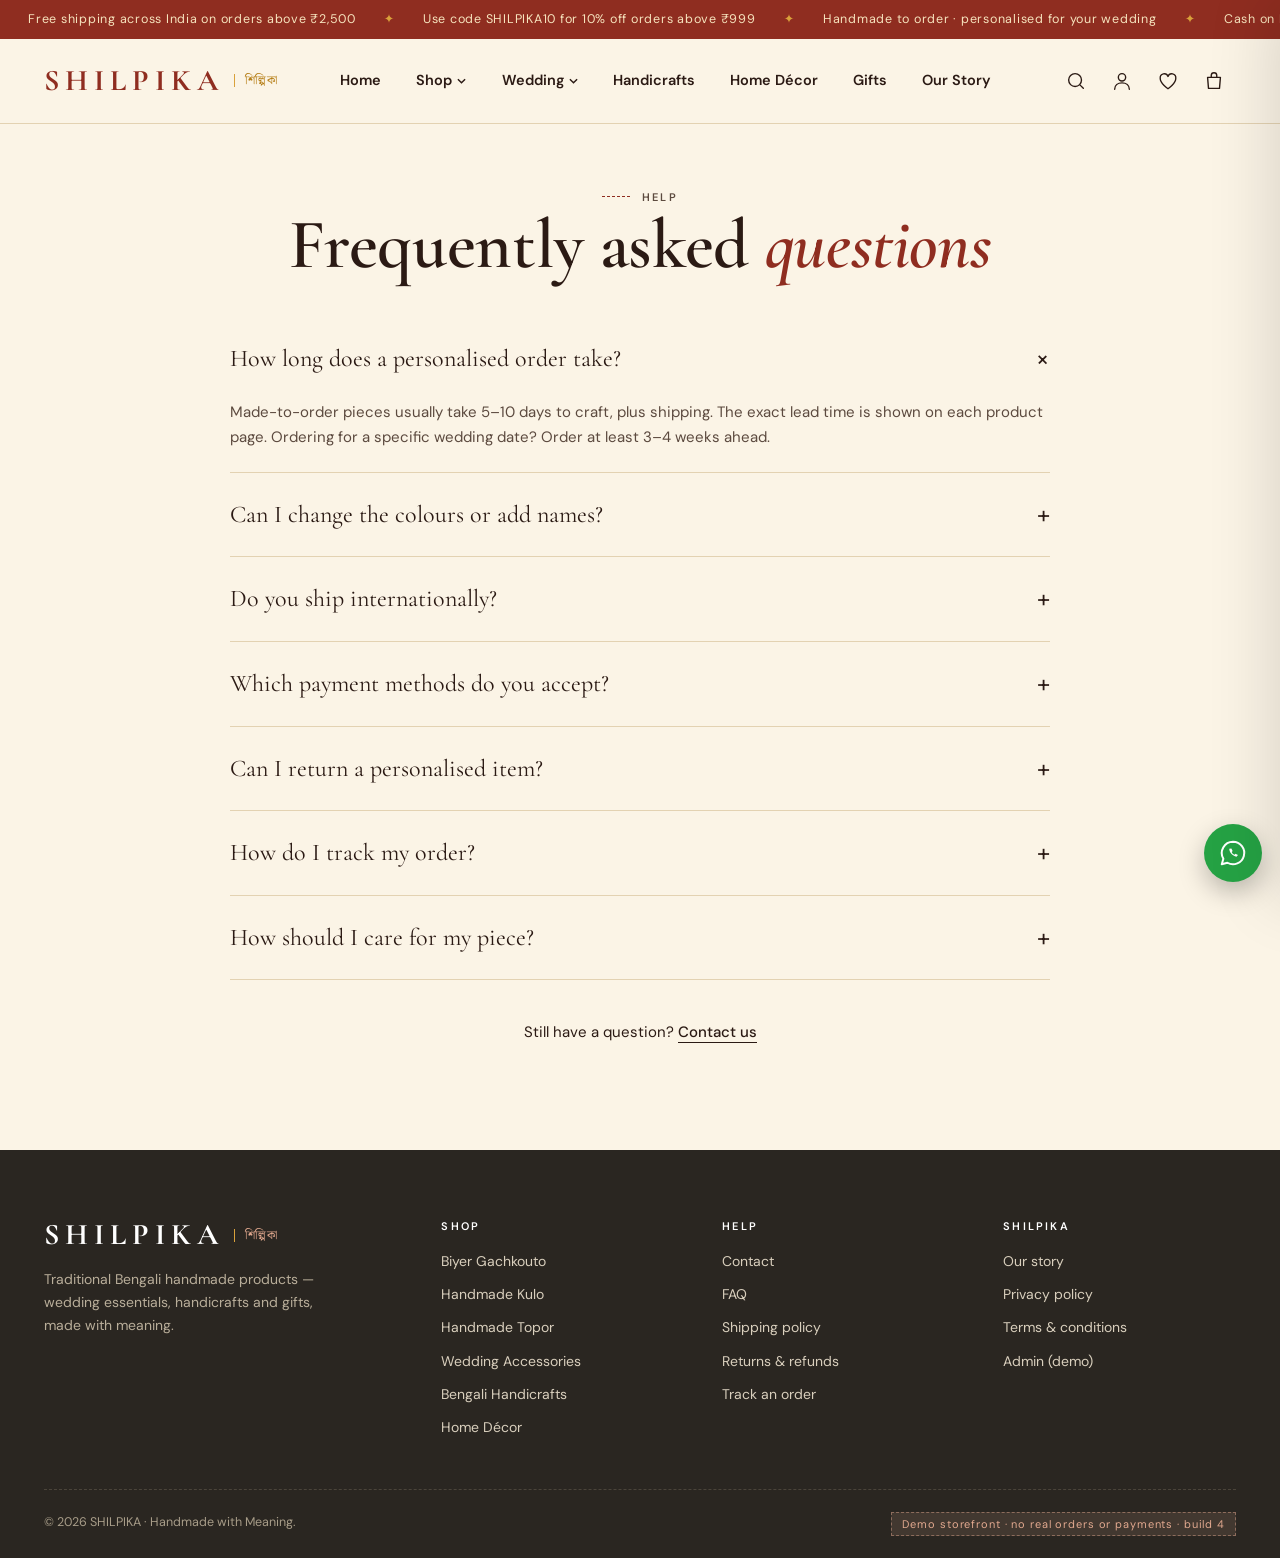
<file: faq.html>
<!DOCTYPE html>
<html lang="en">
<head>
  <meta charset="UTF-8"><meta http-equiv="Cache-Control" content="no-cache, no-store, must-revalidate"><meta http-equiv="Pragma" content="no-cache"><meta http-equiv="Expires" content="0"><meta name="viewport" content="width=device-width, initial-scale=1">
  <title>FAQ — SHILPIKA</title>
  <meta name="description" content="Answers about ordering, customisation, shipping and returns at SHILPIKA.">
  
  <link rel="preconnect" href="https://fonts.googleapis.com"><link rel="preconnect" href="https://fonts.gstatic.com" crossorigin>
  <link href="https://fonts.googleapis.com/css2?family=Cormorant+Garamond:ital,wght@0,400;0,500;0,600;1,400;1,500&family=DM+Sans:wght@400;500;600&family=Noto+Serif+Bengali:wght@400;600&display=swap" rel="stylesheet">
  <link rel="stylesheet" href="css/base.css?v=4"><link rel="stylesheet" href="css/components.css?v=4"><link rel="stylesheet" href="css/pages.css?v=4">
</head>
<body data-page="faq">
  <div id="app-header"></div>
  <main id="main"><div class="wrap" id="root"></div></main>
  <div id="app-footer"></div>
  <script src="js/data.js?v=4"></script><script src="js/art.js?v=4"></script><script src="js/store.js?v=4"></script><script src="js/ui.js?v=4"></script><script src="js/static.js?v=4"></script>
</body>
</html>
</file>
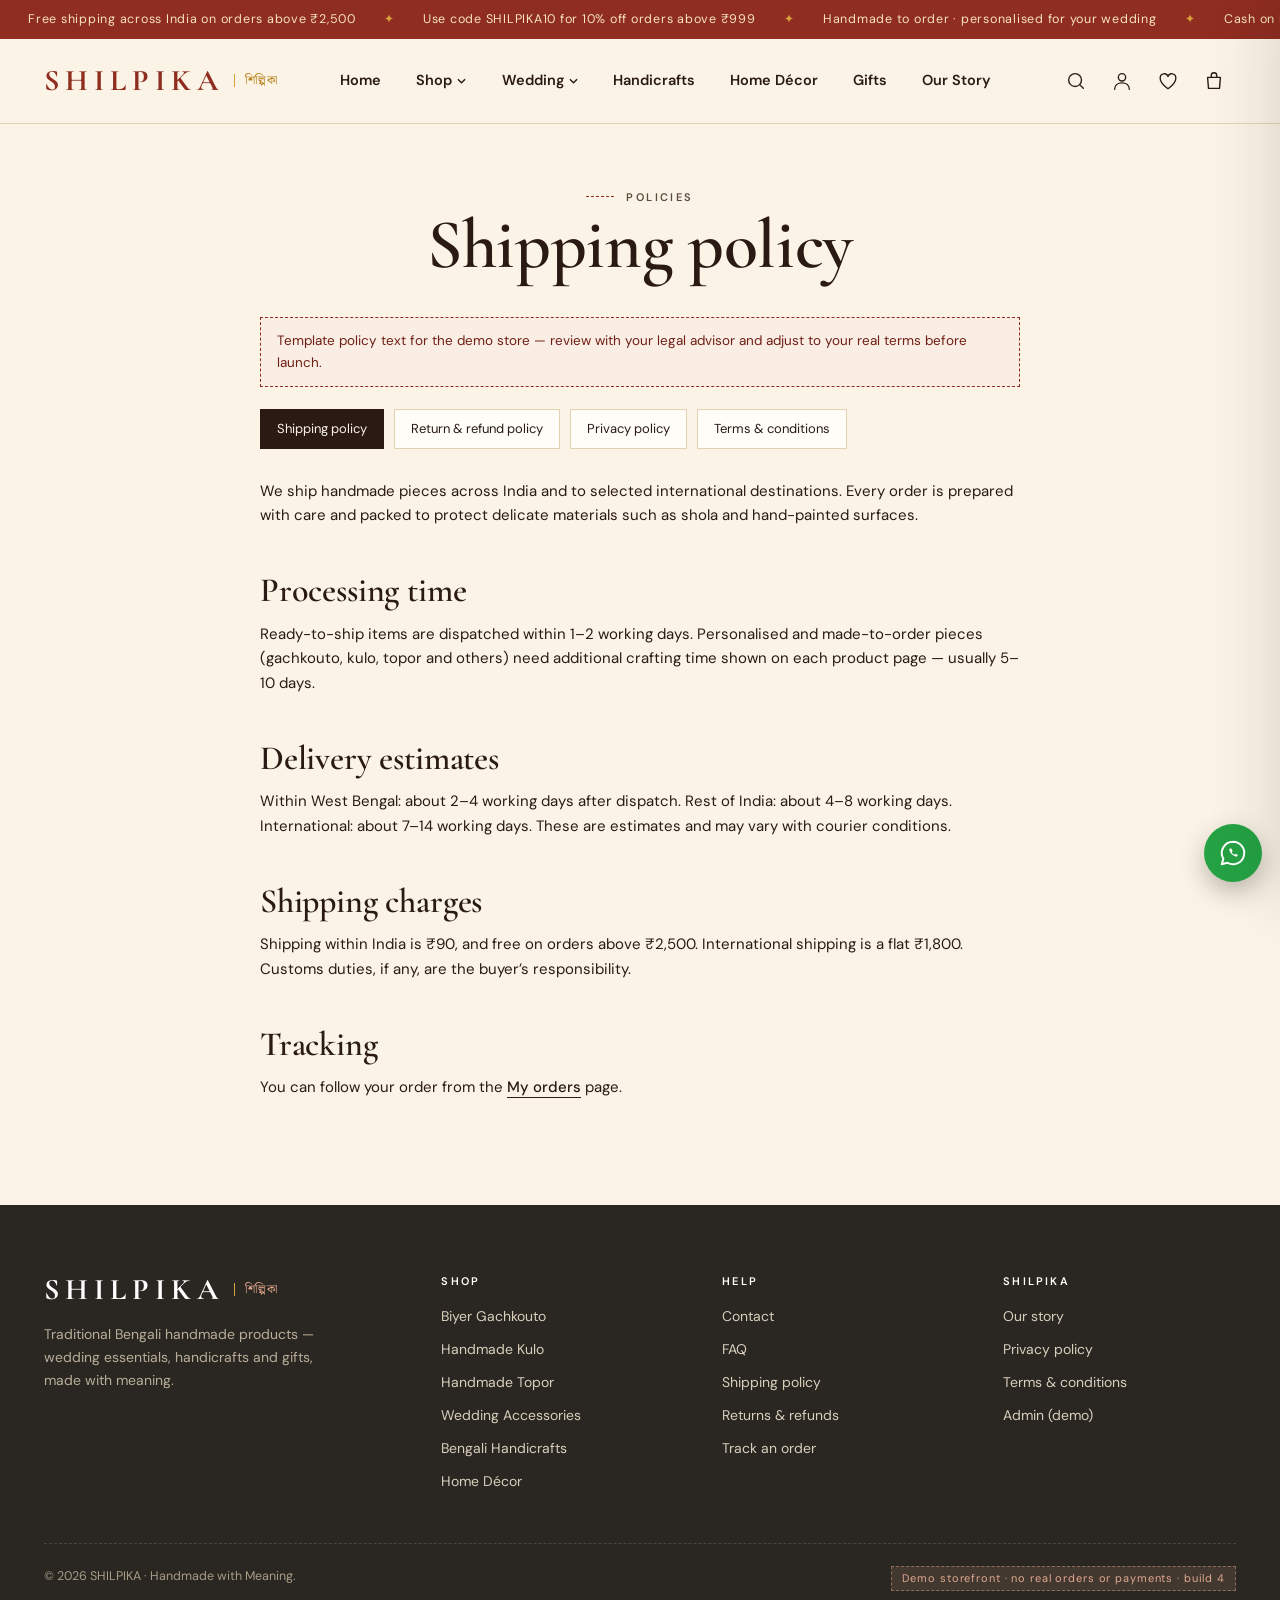
<file: policy.html>
<!DOCTYPE html>
<html lang="en">
<head>
  <meta charset="UTF-8"><meta http-equiv="Cache-Control" content="no-cache, no-store, must-revalidate"><meta http-equiv="Pragma" content="no-cache"><meta http-equiv="Expires" content="0"><meta name="viewport" content="width=device-width, initial-scale=1">
  <title>Policies — SHILPIKA</title>
  <meta name="description" content="Shipping, returns, privacy and terms for SHILPIKA.">
  
  <link rel="preconnect" href="https://fonts.googleapis.com"><link rel="preconnect" href="https://fonts.gstatic.com" crossorigin>
  <link href="https://fonts.googleapis.com/css2?family=Cormorant+Garamond:ital,wght@0,400;0,500;0,600;1,400;1,500&family=DM+Sans:wght@400;500;600&family=Noto+Serif+Bengali:wght@400;600&display=swap" rel="stylesheet">
  <link rel="stylesheet" href="css/base.css?v=4"><link rel="stylesheet" href="css/components.css?v=4"><link rel="stylesheet" href="css/pages.css?v=4">
</head>
<body data-page="policy">
  <div id="app-header"></div>
  <main id="main"><div class="wrap" id="root"></div></main>
  <div id="app-footer"></div>
  <script src="js/data.js?v=4"></script><script src="js/art.js?v=4"></script><script src="js/store.js?v=4"></script><script src="js/ui.js?v=4"></script><script src="js/static.js?v=4"></script>
</body>
</html>
</file>
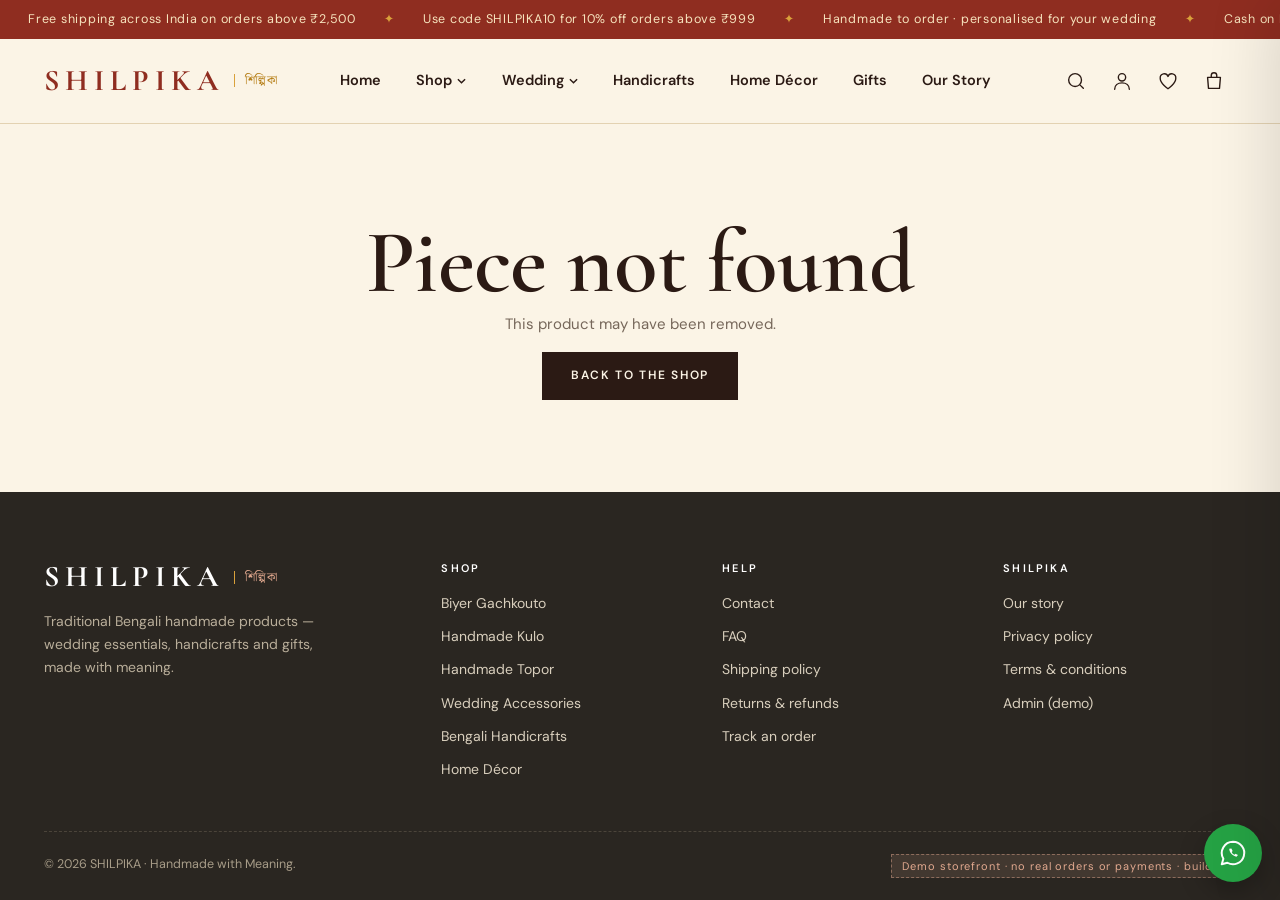
<file: product.html>
<!DOCTYPE html>
<html lang="en">
<head>
  <meta charset="UTF-8"><meta http-equiv="Cache-Control" content="no-cache, no-store, must-revalidate"><meta http-equiv="Pragma" content="no-cache"><meta http-equiv="Expires" content="0"><meta name="viewport" content="width=device-width, initial-scale=1">
  <title>Product — SHILPIKA</title>
  <meta name="description" content="Handmade Bengali craft from SHILPIKA.">
  <link rel="preconnect" href="https://fonts.googleapis.com"><link rel="preconnect" href="https://fonts.gstatic.com" crossorigin>
  <link href="https://fonts.googleapis.com/css2?family=Cormorant+Garamond:ital,wght@0,400;0,500;0,600;1,400;1,500&family=DM+Sans:wght@400;500;600&family=Noto+Serif+Bengali:wght@400;600&display=swap" rel="stylesheet">
  <link rel="stylesheet" href="css/base.css?v=4"><link rel="stylesheet" href="css/components.css?v=4"><link rel="stylesheet" href="css/pages.css?v=4">
</head>
<body data-page="product">
  <div id="app-header"></div>
  <main id="main"><div class="wrap" id="pd-root"><div class="pd"><div class="skel" style="aspect-ratio:4/5"></div><div><div class="skel" style="height:50px;margin-bottom:20px"></div><div class="skel" style="height:200px"></div></div></div></div></main>
  <div class="lb" id="lb" role="dialog" aria-label="Image viewer"><button aria-label="Close image viewer" class="icon-btn" id="lb-x"><svg viewBox="0 0 24 24" style="stroke:#fff;fill:none;stroke-width:1.6;width:26px;height:26px"><path d="M5 5l14 14M19 5L5 19"/></svg></button><img id="lb-img" alt=""></div>
  <div id="app-footer"></div>
  <script src="js/data.js?v=4"></script><script src="js/art.js?v=4"></script><script src="js/store.js?v=4"></script><script src="js/ui.js?v=4"></script><script src="js/product.js?v=4"></script>
</body>
</html>
</file>
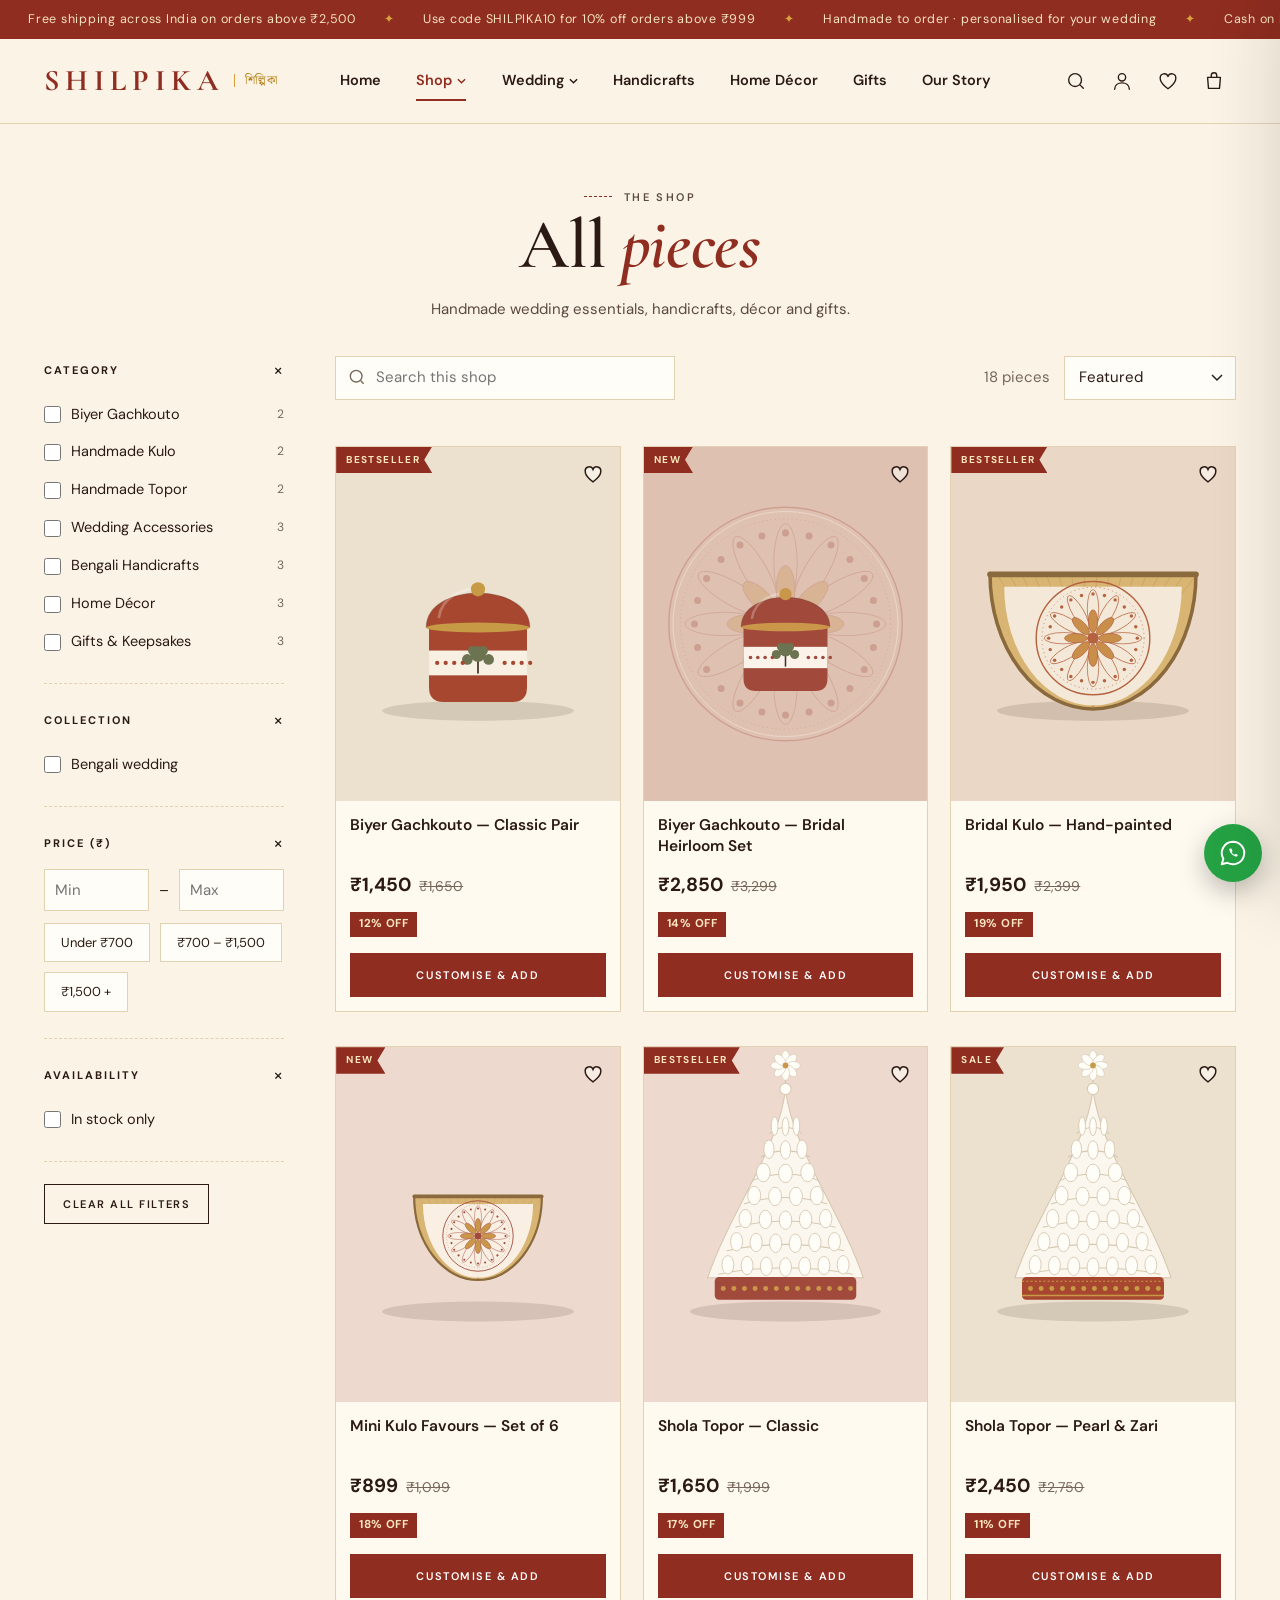
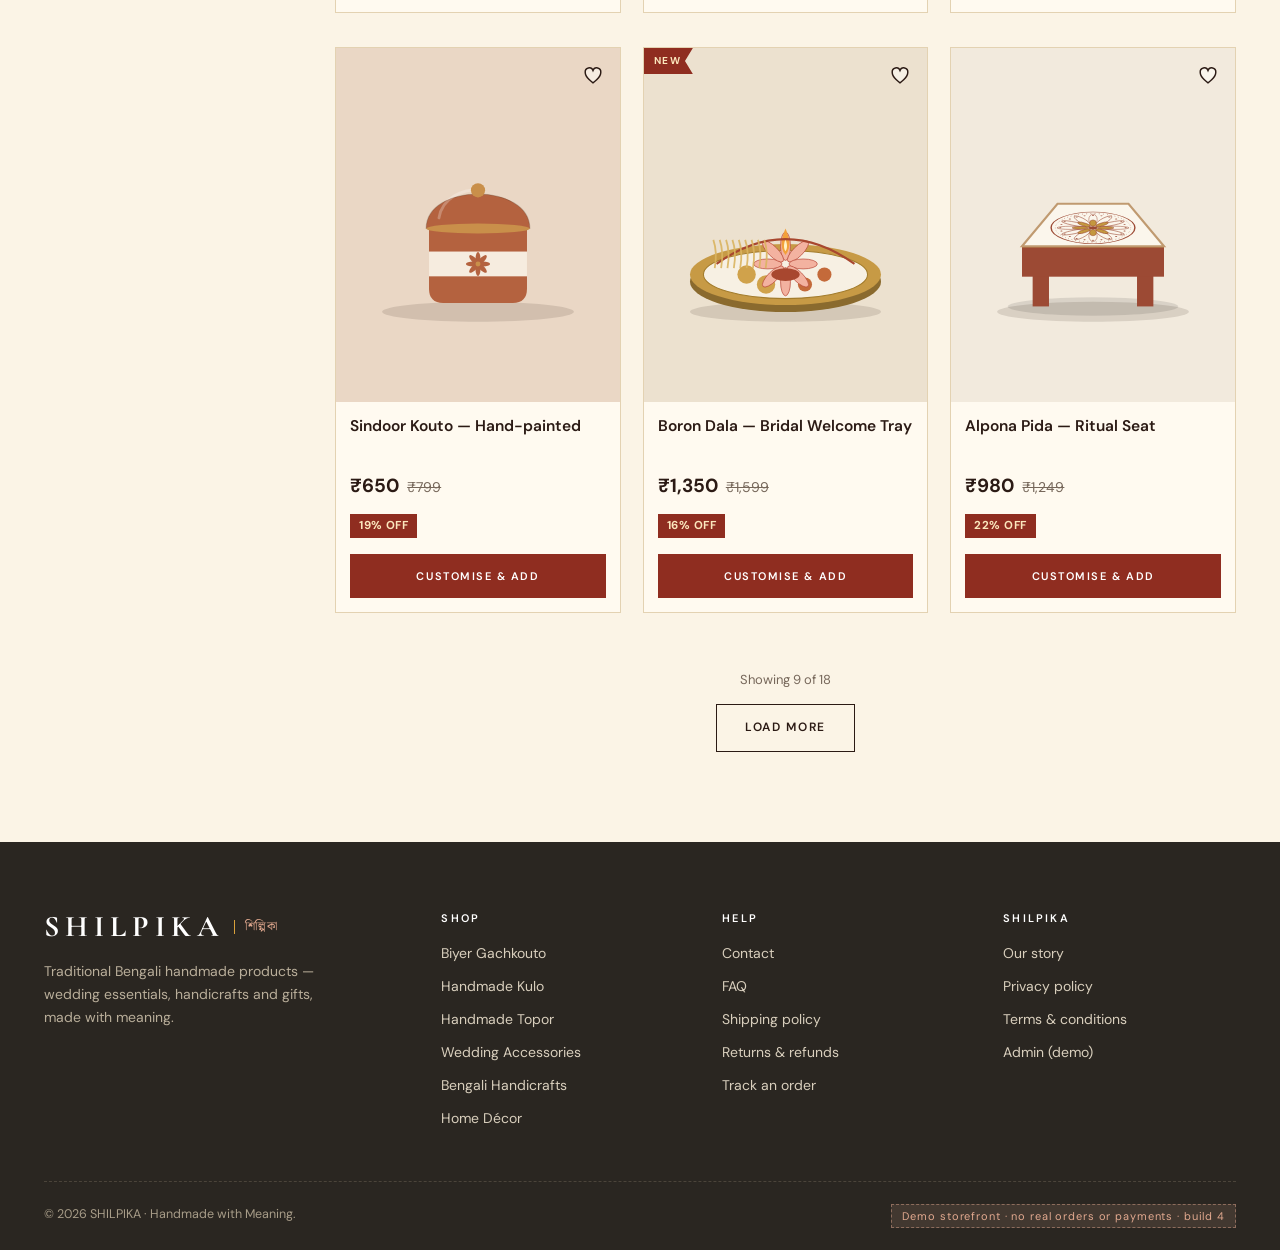
<file: shop.html>
<!DOCTYPE html>
<html lang="en">
<head>
  <meta charset="UTF-8"><meta http-equiv="Cache-Control" content="no-cache, no-store, must-revalidate"><meta http-equiv="Pragma" content="no-cache"><meta http-equiv="Expires" content="0"><meta name="viewport" content="width=device-width, initial-scale=1">
  <title>Shop — SHILPIKA | Handmade Bengali Wedding Crafts &amp; Gifts</title>
  <meta name="description" content="Shop handmade gachkouto, kulo, topor, wedding accessories, handicrafts, home décor and gifts from SHILPIKA.">
  <link rel="preconnect" href="https://fonts.googleapis.com"><link rel="preconnect" href="https://fonts.gstatic.com" crossorigin>
  <link href="https://fonts.googleapis.com/css2?family=Cormorant+Garamond:ital,wght@0,400;0,500;0,600;1,400;1,500&family=DM+Sans:wght@400;500;600&family=Noto+Serif+Bengali:wght@400;600&display=swap" rel="stylesheet">
  <link rel="stylesheet" href="css/base.css?v=4"><link rel="stylesheet" href="css/components.css?v=4"><link rel="stylesheet" href="css/pages.css?v=4">
</head>
<body data-page="shop">
  <div id="app-header"></div>
  <main id="main">
    <div class="wrap">
      <div class="phead"><p class="eyebrow" style="justify-content:center">The shop</p><h1 id="shop-title">All <em>pieces</em></h1><p id="shop-sub">Handmade wedding essentials, handicrafts, décor and gifts.</p></div>
      <div class="shop">
        <aside class="filters" id="filters" aria-label="Filter and sort">
          <div class="fhead"><div><b>Filter and sort</b><small id="f-count">&nbsp;</small></div><button class="icon-btn" id="f-close" aria-label="Close filters"><svg viewBox="0 0 24 24"><path d="M5 5l14 14M19 5L5 19"/></svg></button></div>
          <div class="fbody">
            <details class="fgroup" open><summary>Category</summary><div class="fgroup__b" id="f-cats"></div></details>
            <details class="fgroup" open><summary>Collection</summary><div class="fgroup__b"><label class="fopt"><span><input type="checkbox" id="f-wed"> Bengali wedding</span></label></div></details>
            <details class="fgroup" open><summary>Price (₹)</summary><div class="fgroup__b"><div class="prange"><input type="number" id="f-min" min="0" placeholder="Min" aria-label="Minimum price" inputmode="numeric"><span>–</span><input type="number" id="f-max" min="0" placeholder="Max" aria-label="Maximum price" inputmode="numeric"></div>
              <div class="search__chips" id="f-presets" style="margin-top:12px"></div></div></details>
            <details class="fgroup" open><summary>Availability</summary><div class="fgroup__b"><label class="fopt"><span><input type="checkbox" id="f-stock"> In stock only</span></label></div></details>
            <div class="fsort"><label for="f-sort-m">Sort by</label><select class="sel" id="f-sort-m"></select></div>
            <button class="btn btn--ghost btn--sm fclear-d" id="f-clear-d" type="button">Clear all filters</button>
          </div>
          <div class="ffoot"><button class="btn btn--ghost" id="f-clear" type="button">Remove all</button><button class="btn" id="f-apply" type="button">Apply</button></div>
        </aside>
        <section aria-label="Products">
          <div class="toolbar">
            <div class="toolbar__l"><button class="btn btn--ghost btn--sm fbtn" id="f-open">Filters</button>
              <div class="sbox"><svg viewBox="0 0 24 24"><circle cx="11" cy="11" r="7"/><path d="M20 20l-3.5-3.5"/></svg><input type="search" id="f-q" placeholder="Search this shop" aria-label="Search products"></div></div>
            <div style="display:flex;gap:14px;align-items:center"><span class="muted" id="count" aria-live="polite"></span>
              <label class="sr-only" for="f-sort">Sort by</label>
              <select class="sel" id="f-sort"><option value="featured">Featured</option><option value="popular">Best sellers</option><option value="newest">New arrivals</option><option value="low">Price: low to high</option><option value="high">Price: high to low</option><option value="az">Name: A–Z</option></select></div>
          </div>
          <div class="active-f" id="active"></div>
          <div class="pgrid skels" id="grid"></div>
          <div class="more" id="more"></div>
        </section>
      </div>
    </div>
  </main>
  <div id="app-footer"></div>
  <script src="js/data.js?v=4"></script><script src="js/art.js?v=4"></script><script src="js/store.js?v=4"></script><script src="js/ui.js?v=4"></script><script src="js/shop.js?v=4"></script>
</body>
</html>
</file>
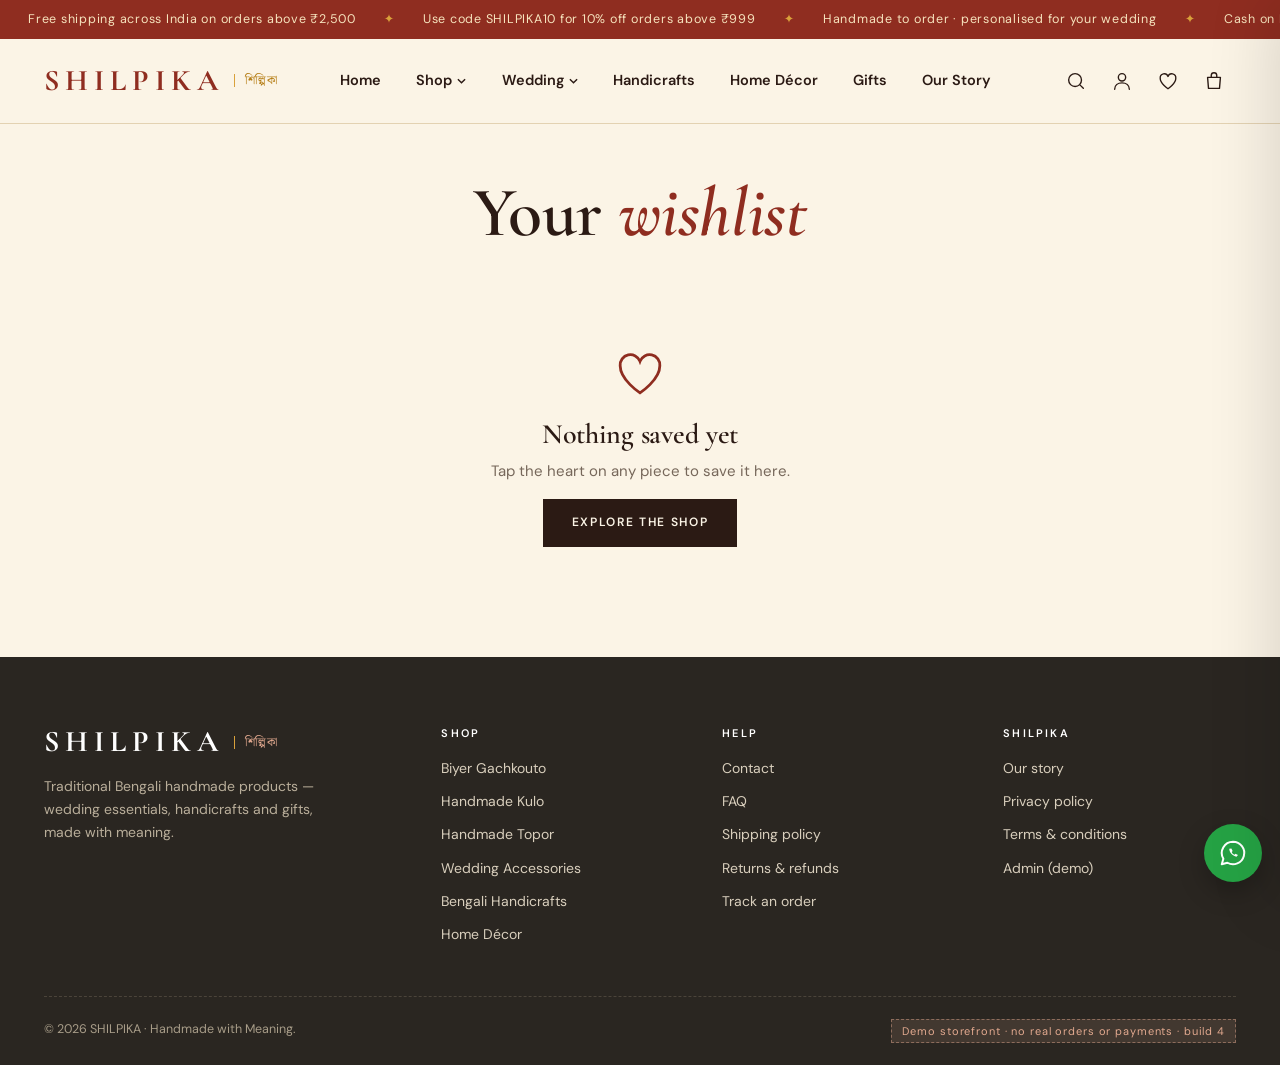
<file: wishlist.html>
<!DOCTYPE html>
<html lang="en">
<head>
  <meta charset="UTF-8"><meta http-equiv="Cache-Control" content="no-cache, no-store, must-revalidate"><meta http-equiv="Pragma" content="no-cache"><meta http-equiv="Expires" content="0"><meta name="viewport" content="width=device-width, initial-scale=1">
  <title>Wishlist — SHILPIKA</title>
  <meta name="description" content="Your saved handmade pieces.">
  <meta name="robots" content="noindex">
  <link rel="preconnect" href="https://fonts.googleapis.com"><link rel="preconnect" href="https://fonts.gstatic.com" crossorigin>
  <link href="https://fonts.googleapis.com/css2?family=Cormorant+Garamond:ital,wght@0,400;0,500;0,600;1,400;1,500&family=DM+Sans:wght@400;500;600&family=Noto+Serif+Bengali:wght@400;600&display=swap" rel="stylesheet">
  <link rel="stylesheet" href="css/base.css?v=4"><link rel="stylesheet" href="css/components.css?v=4"><link rel="stylesheet" href="css/pages.css?v=4">
</head>
<body data-page="wishlist">
  <div id="app-header"></div>
  <main id="main"><div class="wrap" id="root"></div></main>
  <div id="app-footer"></div>
  <script src="js/data.js?v=4"></script><script src="js/art.js?v=4"></script><script src="js/store.js?v=4"></script><script src="js/ui.js?v=4"></script><script src="js/wishlist.js?v=4"></script>
</body>
</html>
</file>
<file: css/base.css>
/* SHILPIKA — base: tokens, reset, typography, buttons, forms */
:root{
  --ivory:#fbf4e6;--ivory-2:#f4e9d3;--sand:#ecdcbc;--line:#e3d2b2;
  --ink:#2b1a14;--ink-2:#5c4a3f;--muted:#76675a;
  --terra:#8f2d20;--terra-d:#6f2016;--brown:#6a4e3a;--gold:#d9a13b;--gold-d:#b57d14;
  --ok:#4c6a3c;--warn:#a96b14;--err:#a33a2c;
  --serif:'Cormorant Garamond','Noto Serif Bengali',Georgia,serif;
  --sans:'DM Sans','Noto Sans Bengali',system-ui,-apple-system,'Segoe UI',sans-serif;
  --bn:'Noto Serif Bengali','Cormorant Garamond',serif;
  --wrap:1320px;--gut:clamp(14px,3.5vw,44px);--ease:cubic-bezier(.2,.7,.2,1);
}
*,*::before,*::after{box-sizing:border-box}
html{-webkit-text-size-adjust:100%;scroll-padding-top:90px}
body{margin:0;background:var(--ivory);color:var(--ink);font:400 15px/1.65 var(--sans);-webkit-font-smoothing:antialiased;overflow-x:hidden;min-height:100vh;display:flex;flex-direction:column}
main{flex:1}
img,svg{display:block;max-width:100%}
a{color:inherit;text-decoration:none}
button,input,select,textarea{font:inherit;color:inherit}
button{cursor:pointer;background:none;border:0;padding:0}
h1,h2,h3,h4{font-family:var(--serif);font-weight:600;line-height:1.1;margin:0;letter-spacing:-.005em}
h1{font-size:clamp(44px,7vw,92px)}h2{font-size:clamp(34px,4.4vw,56px)}h3{font-size:clamp(22px,2.2vw,28px)}
p{margin:0 0 1em}
em{font-style:italic;color:var(--terra)}
.wrap{max-width:var(--wrap);margin:0 auto;padding:0 var(--gut)}
.sr-only{position:absolute;width:1px;height:1px;overflow:hidden;clip:rect(0 0 0 0);white-space:nowrap}
:focus-visible{outline:2px solid var(--terra);outline-offset:3px}
.skip{position:absolute;left:-999px;top:8px;background:var(--ink);color:#fff;padding:10px 16px;z-index:200}.skip:focus{left:8px}
.eyebrow{font-size:11px;letter-spacing:.22em;text-transform:uppercase;font-weight:600;color:var(--terra);display:flex;align-items:center;gap:12px;margin:0 0 18px}
.eyebrow::before{content:"";width:28px;border-top:1.5px dashed var(--terra)}
.bn{font-family:var(--bn)}
.muted{color:var(--muted)}
.stitch{border:0;border-top:1.5px dashed color-mix(in srgb,var(--terra) 45%,transparent);margin:0}
.arch{border-radius:999px 999px 0 0}

/* buttons */
.btn{display:inline-flex;align-items:center;justify-content:center;gap:10px;min-height:48px;padding:0 28px;background:var(--ink);color:var(--ivory);font-size:12px;font-weight:600;letter-spacing:.14em;text-transform:uppercase;border:1.5px solid var(--ink);transition:background .25s,color .25s,border-color .25s,transform .25s var(--ease)}
.btn:hover{background:var(--terra);border-color:var(--terra)}
.btn:active{transform:translateY(1px)}
.btn--ghost{background:transparent;color:var(--ink)}.btn--ghost:hover{background:var(--ink);border-color:var(--ink);color:var(--ivory)}
.btn--terra{background:var(--terra);border-color:var(--terra)}.btn--terra:hover{background:var(--terra-d);border-color:var(--terra-d)}
.btn--light{background:var(--ivory);color:var(--ink);border-color:var(--ivory)}.btn--light:hover{background:transparent;color:var(--ivory);border-color:var(--ivory)}
.btn--sm{min-height:40px;padding:0 18px;font-size:11px}
.btn--block{width:100%}
.btn[disabled],.btn[aria-disabled=true]{opacity:.45;pointer-events:none}
.link{position:relative;display:inline-block;font-weight:500}
.link::after{content:"";position:absolute;left:0;right:0;bottom:-3px;height:1px;background:currentColor;transform:scaleX(0);transform-origin:right;transition:transform .35s var(--ease)}
.link:hover::after,.link--on::after{transform:scaleX(1);transform-origin:left}
.link-u{border-bottom:1px solid currentColor;font-weight:500}
.icon-btn{position:relative;display:inline-grid;place-items:center;width:44px;height:44px;border-radius:50%;transition:background .2s}
.icon-btn:hover{background:var(--sand)}
.icon-btn svg{width:22px;height:22px;stroke:currentColor;fill:none;stroke-width:1.5;stroke-linecap:round;stroke-linejoin:round}
.badge-n{position:absolute;top:4px;right:2px;min-width:17px;height:17px;border-radius:9px;background:var(--terra);color:#fff;font-size:10px;font-weight:700;display:grid;place-items:center;padding:0 4px;line-height:1}
.badge-n:empty,.badge-n[data-n="0"]{display:none}

/* forms */
.field{display:flex;flex-direction:column;gap:6px;margin-bottom:18px}
.field label,.label{font-size:11px;letter-spacing:.14em;text-transform:uppercase;font-weight:600;color:var(--ink-2)}
.field label .opt{text-transform:none;letter-spacing:0;font-weight:400;color:var(--muted)}
.input,.field input,.field select,.field textarea{width:100%;min-height:48px;padding:12px 14px;background:#fffdf8;border:1px solid var(--line);border-radius:0;transition:border-color .2s,box-shadow .2s;appearance:none;-webkit-appearance:none}
.field select{background-image:url("data:image/svg+xml,%3Csvg xmlns='http://www.w3.org/2000/svg' width='12' height='8' fill='none' stroke='%2326231f' stroke-width='1.5'%3E%3Cpath d='M1 1l5 5 5-5'/%3E%3C/svg%3E");background-repeat:no-repeat;background-position:right 14px center;padding-right:38px}
.field textarea{min-height:100px;resize:vertical}
.field input:focus,.field select:focus,.field textarea:focus,.input:focus{outline:0;border-color:var(--terra);box-shadow:0 0 0 3px color-mix(in srgb,var(--terra) 18%,transparent)}
.field.has-err input,.field.has-err select,.field.has-err textarea{border-color:var(--err)}
.field__err{display:none;color:var(--err);font-size:12.5px}.field.has-err .field__err{display:block}
.field__hint{font-size:12.5px;color:var(--muted)}
.row2{display:grid;grid-template-columns:1fr 1fr;gap:0 16px}
.check{display:flex;gap:10px;align-items:flex-start;font-size:14px;cursor:pointer}
.check input{width:18px;height:18px;margin-top:2px;accent-color:var(--terra);flex:none}
.form-msg{padding:12px 14px;font-size:14px;margin-bottom:16px;border-left:3px solid var(--terra);background:var(--sand)}
.form-msg.err{border-color:var(--err);background:#f6e2dd;color:#6d2419}
.form-msg.ok{border-color:var(--ok);background:#e3ebd9;color:#2f4524}

/* skeleton */
.skel{background:linear-gradient(100deg,var(--sand) 30%,#f3ecdf 50%,var(--sand) 70%);background-size:200% 100%;animation:skel 1.2s linear infinite}
@keyframes skel{to{background-position:-200% 0}}

/* reveal & transitions (only when JS present) */
.js .reveal{opacity:0;transform:translateY(20px);transition:opacity .7s var(--ease),transform .7s var(--ease)}
.js .reveal.in{opacity:1;transform:none}
main{animation:pagein .4s ease backwards}
body.leaving main{opacity:0;transition:opacity .16s}
@keyframes pagein{from{opacity:0}to{opacity:1}}
@media (prefers-reduced-motion:reduce){
  *,*::before,*::after{animation-duration:.01ms!important;animation-iteration-count:1!important;transition-duration:.01ms!important;scroll-behavior:auto!important}
  .js .reveal{opacity:1;transform:none}
}
</file>
<file: css/components.css>
/* SHILPIKA — components: header, drawers, search, cards, footer, toast */

.hdr{position:sticky;top:0;z-index:50;background:color-mix(in srgb,var(--ivory) 94%,transparent);backdrop-filter:blur(10px);-webkit-backdrop-filter:blur(10px);border-bottom:1px solid var(--line)}
.hdr__act{display:flex;justify-content:flex-end;gap:2px}
.hdr__menu{display:none}
.bump{animation:bump .5s var(--ease)}@keyframes bump{40%{transform:scale(1.25)}}

.mnav{position:fixed;inset:0 auto 0 0;width:min(88vw,360px);background:var(--ivory);z-index:90;transform:translateX(-102%);transition:transform .4s var(--ease);padding:22px 26px;display:flex;flex-direction:column;overflow:auto}
.mnav.open{transform:none}
.mnav__top{display:flex;justify-content:space-between;align-items:center;margin-bottom:24px}
.mnav a.big{font-family:var(--serif);font-size:32px;padding:10px 0;border-bottom:1px dashed var(--line);display:block}
.mnav .small{display:flex;flex-direction:column;gap:12px;margin-top:28px;font-size:14px;color:var(--ink-2)}
.scrim{position:fixed;inset:0;background:rgba(32,26,20,.5);opacity:0;visibility:hidden;transition:opacity .3s,visibility .3s;z-index:80}
.scrim.show{opacity:1;visibility:visible}

/* cart drawer */
.drawer{position:fixed;top:0;right:0;height:100dvh;width:min(440px,100vw);background:var(--ivory);z-index:90;display:flex;flex-direction:column;transform:translateX(102%);transition:transform .45s var(--ease);box-shadow:-20px 0 60px rgba(0,0,0,.12)}
.drawer.open{transform:none}
.drawer__head{display:flex;justify-content:space-between;align-items:center;padding:20px 24px;border-bottom:1px solid var(--line)}
.drawer__head h2{font-size:30px}
.drawer__body{flex:1;overflow:auto;padding:8px 24px}
.drawer__foot{padding:20px 24px 24px;border-top:1px solid var(--line);background:var(--ivory-2)}
.ship-bar{padding:14px 24px 10px;font-size:13px;color:var(--ink-2);border-bottom:1px solid var(--line)}
.ship-bar__t{height:4px;background:var(--sand);margin-top:8px;position:relative}
.ship-bar__t i{position:absolute;inset:0 auto 0 0;background:var(--terra);transition:width .5s var(--ease)}
.line{display:grid;grid-template-columns:76px 1fr auto;gap:16px;padding:18px 0;border-bottom:1px dashed var(--line)}
.line__img{width:76px;aspect-ratio:4/5;object-fit:cover;background:var(--sand)}
.line__name{font-family:var(--serif);font-size:20px;line-height:1.15;display:block;margin-bottom:4px}
.line__meta{font-size:12.5px;color:var(--muted);line-height:1.5;margin:0 0 8px}
.qty{display:inline-flex;border:1px solid var(--line);background:#fffdf8}
.qty button{width:34px;height:34px;display:grid;place-items:center;font-size:18px;transition:background .15s}
.qty button:hover{background:var(--sand)}
.qty span{min-width:34px;display:grid;place-items:center;font-size:14px;font-weight:500}
.line__price{text-align:right;font-weight:500;font-size:15px;display:flex;flex-direction:column;justify-content:space-between;align-items:flex-end}
.rm{font-size:12px;color:var(--muted);text-decoration:underline;text-underline-offset:3px}.rm:hover{color:var(--err)}
.empty{text-align:center;padding:60px 20px}
.empty svg{width:56px;height:56px;margin:0 auto 18px;stroke:var(--terra);fill:none;stroke-width:1.2}
.empty h3{margin-bottom:10px}
.sumrow{display:flex;justify-content:space-between;padding:6px 0;font-size:14.5px}
.sumrow.total{font-size:18px;font-weight:600;border-top:1px solid var(--line);margin-top:8px;padding-top:14px}
.sumrow .disc{color:var(--ok)}

/* search */
.search{position:fixed;inset:0 0 auto 0;background:var(--ivory);z-index:95;transform:translateY(-102%);transition:transform .45s var(--ease);max-height:92dvh;overflow:auto;padding:26px 0 36px}
.search.open{transform:none}
.search__bar{display:flex;align-items:center;gap:14px;border-bottom:1.5px solid var(--ink);padding-bottom:10px}
.search__bar input{flex:1;border:0;background:transparent;font-family:var(--serif);font-size:clamp(26px,4vw,42px);outline:0;min-width:0}
.search__bar svg{width:26px;height:26px;stroke:currentColor;fill:none;stroke-width:1.5}
.search__chips{display:flex;flex-wrap:wrap;gap:10px;margin:20px 0 4px}
.chip{border:1px solid var(--line);padding:8px 16px;font-size:13px;background:#fffdf8;transition:all .2s}.chip:hover,.chip.on{background:var(--ink);color:var(--ivory);border-color:var(--ink)}
.sres{display:grid;grid-template-columns:repeat(auto-fill,minmax(260px,1fr));gap:6px 28px;margin-top:20px}
.sres a{display:grid;grid-template-columns:56px 1fr;gap:14px;align-items:center;padding:10px 0;border-bottom:1px dashed var(--line)}
.sres img{width:56px;aspect-ratio:4/5;object-fit:cover}
.sres b{font-family:var(--serif);font-size:19px;font-weight:500;display:block;line-height:1.2}
.sres small{color:var(--muted)}

/* product card */
.pcard{position:relative;display:flex;flex-direction:column}
.pcard__img{position:relative;aspect-ratio:4/5;overflow:hidden;background:var(--sand);display:block}
.pcard__img img{width:100%;height:100%;object-fit:cover;transition:transform .9s var(--ease)}
.pcard__img img+img{position:absolute;inset:0;opacity:0;transition:opacity .5s,transform .9s var(--ease)}
.pcard:hover .pcard__img img{transform:scale(1.05)}
.pcard:hover .pcard__img img+img{opacity:1}
.tag.sale{background:var(--terra);color:#fff}.tag.out{background:var(--ink);color:#fff}
.wish{position:absolute;top:6px;right:6px;z-index:3;width:42px;height:42px;display:grid;place-items:center}
.wish svg{width:22px;height:22px;stroke:var(--ink);fill:rgba(255,253,248,.55);stroke-width:1.6;transition:transform .3s var(--ease),fill .2s,stroke .2s}
.wish:hover svg{transform:scale(1.12)}
.wish.on svg{fill:var(--terra);stroke:var(--terra);animation:pop .45s var(--ease)}
@keyframes pop{35%{transform:scale(1.35)}}
.pcard__body{padding-top:14px}
.pgrid.skels .pcard__img{aspect-ratio:4/5}

/* toast */
.toast{position:fixed;left:50%;bottom:26px;transform:translate(-50%,30px);background:var(--ink);color:var(--ivory);padding:13px 22px;font-size:14px;z-index:120;opacity:0;pointer-events:none;transition:opacity .3s,transform .4s var(--ease);max-width:92vw;display:flex;gap:10px;align-items:center}
.toast.show{opacity:1;transform:translate(-50%,0)}
.toast.err{background:var(--err)}

/* footer */
.ftr{background:#2a2621;color:#d9cfbd;margin-top:0}
.ftr a{color:#d9cfbd}.ftr a:hover{color:#fff}
.ftr__top{display:grid;grid-template-columns:1.5fr repeat(3,1fr);gap:48px;padding:70px 0 50px}
.ftr .logo{align-items:flex-start}.ftr .logo__bn{color:#e2a98f}
.ftr h4{font-family:var(--sans);font-size:11px;letter-spacing:.2em;text-transform:uppercase;color:#fff;margin-bottom:18px;font-weight:600}
.ftr ul{list-style:none;margin:0;padding:0;display:grid;gap:10px;font-size:14px}
.ftr p{font-size:14px;color:#b9ae9a;max-width:300px;margin-top:18px}
.ftr__bot{border-top:1px dashed #4b443a;padding:22px 0;display:flex;justify-content:space-between;gap:16px;flex-wrap:wrap;font-size:12.5px;color:#a79c88}
.demo-pill{display:inline-block;background:#e2a98f22;color:#e2a98f;padding:2px 10px;font-size:11px;letter-spacing:.08em;border:1px dashed #e2a98f77}

/* breadcrumbs / page head */
.crumbs{font-size:12.5px;color:var(--muted);padding:22px 0 0;display:flex;gap:8px;flex-wrap:wrap}.crumbs a:hover{color:var(--terra)}
.phead{padding:50px 0 34px;text-align:center}
.phead h1{font-size:clamp(40px,5.5vw,70px)}
.phead p{max-width:560px;margin:14px auto 0;color:var(--ink-2)}

@media (max-width:1000px){
  .hdr__nav{display:none}.hdr__menu{display:inline-grid}
  .hdr__in{grid-template-columns:auto 1fr auto}
  .hdr__in .logo{justify-self:center}
  .hdr__act .hide-m{display:none}
  .pgrid{grid-template-columns:repeat(3,1fr)}
  .ftr__top{grid-template-columns:1fr 1fr}
}
@media (max-width:700px){
  .hdr__in{height:64px}.logo__en{font-size:25px}
  .pgrid{grid-template-columns:repeat(2,1fr);gap:28px 12px}
  .pcard__name{font-size:18px}
    .pcard__quick .btn{min-height:40px;padding:0 10px;font-size:10.5px}
  .tag{font-size:9px;padding:3px 7px;top:8px;left:8px}
  .ftr__top{grid-template-columns:1fr;gap:34px;padding:50px 0 30px}
  .row2{grid-template-columns:1fr}
  .search{padding-top:16px}
}
/* ===== retail layer ===== */
.announce{background:var(--terra);color:#f6e3bd;font-size:12.5px;letter-spacing:.06em;overflow:hidden;white-space:nowrap;padding:9px 0}
.announce__t{display:inline-flex;gap:28px;animation:tick 48s linear infinite;padding-left:28px}
.announce__t i{color:var(--gold);font-style:normal}
.announce:hover .announce__t{animation-play-state:paused}
@keyframes tick{to{transform:translateX(-50%)}}
.hdr__in{display:flex;align-items:center;gap:clamp(14px,2.4vw,40px);height:84px}
.hdr__act{margin-left:auto;display:flex;gap:2px}
.hdr__nav{display:flex;gap:clamp(8px,1.5vw,26px);white-space:nowrap;font-size:14.5px;font-weight:600;flex:1;justify-content:center}
.nv{position:relative}
.nv>a{display:flex;align-items:center;gap:5px;padding:30px 8px;position:relative;color:var(--ink)}
.nv>a svg{width:9px;height:6px;stroke:currentColor;fill:none;stroke-width:1.6;transition:transform .25s}
.nv>a::after{content:"";position:absolute;left:8px;right:8px;bottom:22px;height:2px;background:var(--terra);transform:scaleX(0);transform-origin:left;transition:transform .3s var(--ease)}
.nv>a:hover,.nv>a.on{color:var(--terra)}.nv>a:hover::after,.nv>a.on::after{transform:scaleX(1)}
.nv:hover>a svg,.nv:focus-within>a svg{transform:rotate(180deg)}
.dd{position:absolute;top:calc(100% - 12px);left:0;min-width:230px;background:var(--ivory);border:1px solid var(--line);border-top:3px solid var(--terra);box-shadow:0 18px 40px rgba(60,30,20,.14);padding:10px 0;opacity:0;visibility:hidden;transform:translateY(8px);transition:opacity .2s,transform .25s var(--ease),visibility .2s;z-index:60}
.nv:hover .dd,.nv:focus-within .dd{opacity:1;visibility:visible;transform:none}
.dd a{display:block;padding:10px 22px;font-weight:500;font-size:14.5px}.dd a:hover{background:var(--sand);color:var(--terra)}
.logo{display:flex;flex-direction:row;align-items:center;gap:10px;line-height:1}
.logo__en{font-family:var(--serif);font-size:30px;letter-spacing:.2em;font-weight:700;color:var(--terra)}
.logo__bn{font-family:var(--bn);font-size:12px;color:var(--gold-d);letter-spacing:.04em;border-left:1.5px solid var(--gold);padding-left:10px;line-height:1.1}
.ftr .logo__en{color:#fff}.ftr .logo{align-items:center}
.mnav .logo{gap:8px}
.mnav a.big{font-size:30px}

.tag{position:absolute;top:0;left:0;background:var(--terra);color:#fbe7bd;padding:5px 12px 5px 10px;font-size:10px;letter-spacing:.14em;text-transform:uppercase;font-weight:700;z-index:2;clip-path:polygon(0 0,100% 0,calc(100% - 8px) 50%,100% 100%,0 100%)}
.tag.out{background:var(--ink);color:#fff}
.rate{position:absolute;right:8px;bottom:8px;background:rgba(43,26,20,.82);color:#fff;font-size:12px;padding:2px 8px;font-weight:600}
.pgrid{display:grid;grid-template-columns:repeat(4,1fr);gap:34px 22px}
.pcard{display:flex;flex-direction:column;background:#fffaf0;border:1px solid var(--line);transition:box-shadow .3s,transform .3s var(--ease)}
.pcard:hover{box-shadow:0 14px 34px rgba(80,40,20,.12);transform:translateY(-3px)}
.pcard__body{padding:14px 14px 4px;flex:1;display:flex;flex-wrap:wrap;gap:6px 0;align-content:flex-start}
.pcard__name{font:600 15.5px/1.35 var(--sans);width:100%;display:-webkit-box;-webkit-line-clamp:2;-webkit-box-orient:vertical;overflow:hidden;min-height:2.7em;color:var(--ink)}
.pcard__name:hover{color:var(--terra)}
.price{font-size:14px;display:flex;align-items:baseline;gap:8px;width:100%;margin-top:6px}
.price b{font-size:19px;font-weight:700;color:var(--ink)}.price s{color:var(--muted);font-size:14px}
.off{display:inline-block;background:var(--terra);color:#fbe7bd;font-size:11.5px;font-weight:700;letter-spacing:.04em;padding:3px 9px;margin-top:6px}
.pcard__add{padding:12px 14px 14px}
.pcard__add .btn{background:var(--terra);border-color:var(--terra);color:#fff;min-height:44px}.pcard__add .btn:hover{background:var(--terra-d);border-color:var(--terra-d)}
.pcard__add .btn--ghost{background:transparent;color:var(--terra)}.pcard__add .btn--ghost:hover{color:#fff}

.rail{position:relative}
.rail__t{display:flex;gap:20px;overflow-x:auto;scroll-snap-type:x mandatory;scrollbar-width:none;padding:4px 2px 18px;scroll-behavior:smooth}
.rail__t::-webkit-scrollbar{display:none}
.rail__t .pcard{flex:0 0 clamp(190px,21vw,262px);scroll-snap-align:start}
.rail__b{position:absolute;top:34%;width:44px;height:44px;border-radius:50%;background:var(--ivory);border:1.5px solid var(--terra);color:var(--terra);display:grid;place-items:center;z-index:5;box-shadow:0 6px 18px rgba(0,0,0,.15);transition:background .2s,color .2s}
.rail__b:hover{background:var(--terra);color:#fff}.rail__b svg{width:20px;height:20px;stroke:currentColor;fill:none;stroke-width:2}
.rail__b.prev{left:-14px}.rail__b.next{right:-14px}
.rail__b.prev svg{transform:scaleX(-1)}

.wa{position:fixed;right:18px;bottom:18px;z-index:70;width:58px;height:58px;border-radius:50%;background:#25a244;display:grid;place-items:center;box-shadow:0 10px 26px rgba(0,0,0,.25);transition:transform .3s var(--ease)}
.wa:hover{transform:scale(1.08)}.wa svg{width:30px;height:30px}
.wa__tip{position:absolute;right:70px;bottom:6px;background:#fff;color:var(--ink);font-size:12.5px;line-height:1.35;padding:10px 14px;width:190px;box-shadow:0 8px 24px rgba(0,0,0,.18);opacity:0;transform:translateX(8px);pointer-events:none;transition:.3s var(--ease)}
.wa:hover .wa__tip,.wa:focus-visible .wa__tip{opacity:1;transform:none}

@media (max-width:1180px){.nv>a{padding:30px 5px;font-size:13.5px}}
@media (max-width:1000px){
  .hdr__nav{display:none}.hdr__in{height:68px}
  .hdr__in .logo{order:0}.hdr__menu{order:-1}
  .pgrid{grid-template-columns:repeat(3,1fr)}
  .rail__b{display:none}
}
@media (max-width:700px){
  .logo__en{font-size:23px;letter-spacing:.14em}.logo__bn{display:none}
  .pgrid{grid-template-columns:repeat(2,1fr);gap:14px 10px}
  .pcard__name{font-size:13.5px}.price b{font-size:16px}.price s{font-size:12.5px}
  .pcard__body{padding:10px 10px 2px}.pcard__add{padding:8px 10px 10px}.pcard__add .btn{min-height:40px;font-size:10.5px;padding:0 6px}
  .rail__t .pcard{flex-basis:46vw}
  .wa{width:52px;height:52px;right:12px;bottom:12px}.wa__tip{display:none}
}
@media (prefers-reduced-motion:reduce){.announce__t{animation:none}}

.msub{display:flex;flex-wrap:wrap;gap:8px;padding:10px 0 14px;border-bottom:1px dashed var(--line)}
.msub a{font-size:13px;border:1px solid var(--line);padding:7px 13px;background:#fffaf0;border-radius:99px}
.mnav a.big:has(+ .msub){border-bottom:0;padding-bottom:4px}
.mnav .msub+a.big{border-top:0}
</file>
<file: css/pages.css>
/* SHILPIKA — page styles */
.sec{padding:clamp(60px,9vw,120px) 0}.sec--alt{background:var(--ivory-2)}
.sec__head{display:flex;justify-content:space-between;align-items:flex-end;gap:24px;margin-bottom:clamp(28px,4vw,52px);flex-wrap:wrap}
.demo-tag{display:inline-block;font-size:11px;letter-spacing:.06em;color:var(--terra-d);border:1px dashed var(--terra);padding:3px 10px;background:#f4e5da}

/* hero */
.hero{position:relative;overflow:hidden;padding:clamp(36px,6vw,80px) 0 clamp(50px,7vw,100px)}
.hero__bg{position:absolute;right:-2%;top:6%;font-size:clamp(160px,30vw,460px);line-height:1;color:transparent;-webkit-text-stroke:1.5px color-mix(in srgb,var(--terra) 22%,transparent);pointer-events:none;user-select:none;white-space:nowrap}
.hero__in{position:relative;display:grid;grid-template-columns:1.05fr 1fr;gap:clamp(24px,5vw,80px);align-items:center}
.hero__copy h1{margin-bottom:26px}
.hero__lead{font-size:clamp(16px,1.5vw,19px);color:var(--ink-2);max-width:470px;margin-bottom:34px}
.hero__cta{display:flex;gap:28px;align-items:center;flex-wrap:wrap}
.hero__art{position:relative;height:clamp(420px,52vw,640px)}
.hero__a1{position:absolute;right:0;top:0;width:68%;height:92%;overflow:hidden;background:var(--sand)}
.hero__a2{position:absolute;left:0;bottom:0;width:46%;height:56%;overflow:hidden;background:var(--sand);border:8px solid var(--ivory)}
.hero__art img{width:100%;height:100%;object-fit:cover;transition:transform 1.2s var(--ease)}.hero__art a:hover img{transform:scale(1.04)}
.hero__seal{position:absolute;right:-6px;bottom:10%;width:118px;height:118px;border-radius:50%;background:var(--terra);color:#fff;display:flex;flex-direction:column;align-items:center;justify-content:center;text-align:center;font-size:9px;letter-spacing:.18em;text-transform:uppercase;border:1.5px dashed #ffffffaa;outline:6px solid var(--terra)}
.hero__seal b{font-family:var(--bn);font-size:20px;letter-spacing:.02em;font-weight:600;margin:2px 0}
.strip{background:var(--ink);color:#e3d8c4;font-size:12px;letter-spacing:.16em;text-transform:uppercase}
.strip__in{display:flex;justify-content:center;gap:28px;padding-top:15px;padding-bottom:15px;flex-wrap:wrap;text-align:center}.strip i{color:var(--terra);font-style:normal}

/* categories */
.cats{display:grid;grid-template-columns:repeat(7,1fr);gap:20px}
.cat{text-align:center;display:block}
.cat__img{aspect-ratio:3/4;overflow:hidden;background:var(--sand);margin-bottom:16px}
.cat__img img{width:100%;height:100%;object-fit:cover;transition:transform .9s var(--ease)}.cat:hover img{transform:scale(1.06)}
.cat h3{font-size:19px;line-height:1.15;margin-bottom:3px}.cat .bn{font-size:12px;color:var(--terra)}
.cols3{display:grid;grid-template-columns:repeat(3,1fr);gap:clamp(18px,3vw,40px)}
.col{display:block;position:relative}.col__img{aspect-ratio:4/5;overflow:hidden;background:var(--sand);margin-bottom:18px}
.col__img img{width:100%;height:100%;object-fit:cover;transition:transform 1s var(--ease)}.col:hover img{transform:scale(1.05)}
.col__n{font-family:var(--serif);font-style:italic;color:var(--terra);font-size:18px}.col h3{margin:2px 0 6px}.col p{color:var(--ink-2);margin:0}

/* wedding band */
.wed{background:#2b2620;color:#eadfcc;padding:clamp(60px,8vw,110px) 0}
.wed__in{display:grid;grid-template-columns:.8fr 1.4fr;gap:clamp(30px,5vw,80px);align-items:center}
.wed .pcard__name,.wed .price{color:#fff}.wed .pcard__cat{color:#a9a08e}.wed .pcard__img{background:#3a342c}.wed .tag{background:#f7f2e9;color:#26231f}
.wed__copy h2{color:#fff;margin-bottom:22px}.wed__list{list-style:none;padding:0;margin:0 0 30px;display:grid;gap:8px}
.wed__list li::before{content:"✦";color:#e2a98f;margin-right:12px;font-size:11px}
.wed__grid{display:grid;grid-template-columns:repeat(2,1fr);gap:28px 20px}

.story{display:grid;grid-template-columns:1fr 1fr;background:var(--sand)}
.story__art{position:relative;min-height:560px;padding:50px}
.story__art .arch{position:absolute;overflow:hidden;background:var(--ivory)}
.story__art .arch img{width:100%;height:100%;object-fit:cover}
.story__art .arch:first-child{left:12%;top:50px;bottom:50px;width:56%}
.story__art .s2{right:9%;bottom:12%;width:34%;height:44%;border:8px solid var(--sand)}
.story__copy{padding:clamp(40px,7vw,110px) clamp(24px,6vw,90px);align-self:center;max-width:640px}.story__copy h2{margin-bottom:24px}

.why{display:grid;grid-template-columns:repeat(4,1fr);gap:32px;text-align:center}
.why span svg{width:40px;height:40px;margin:0 auto 16px;stroke:var(--terra);fill:none;stroke-width:1.2;stroke-linecap:round;stroke-linejoin:round}
.why h3{font-size:24px;margin-bottom:8px}.why p{color:var(--ink-2);font-size:14.5px;margin:0}
.quotes{display:grid;grid-template-columns:repeat(3,1fr);gap:28px}
.quotes figure{margin:0;padding:30px;background:var(--ivory);border:1px solid var(--line)}
.quotes blockquote{margin:0 0 18px;font-family:var(--serif);font-size:24px;line-height:1.3}
.quotes figcaption{font-size:13px;color:var(--muted)}
.gal{display:grid;grid-template-columns:repeat(6,1fr);gap:10px}
.gal__i{aspect-ratio:1;overflow:hidden;display:block;background:var(--sand)}.gal__i img{width:100%;height:100%;object-fit:cover;transition:transform .9s var(--ease)}.gal__i:hover img{transform:scale(1.08)}
.news{background:var(--ivory-2);text-align:center;padding:clamp(60px,8vw,110px) 0;border-top:1px dashed var(--terra)}
.news__mark{width:54px;height:54px;border-radius:50%;border:1.5px solid var(--terra);display:grid;place-items:center;margin:0 auto 24px;color:var(--terra);font-size:22px}
.news p{max-width:440px;margin:16px auto 28px;color:var(--ink-2)}
.news__form{display:flex;max-width:460px;margin:0 auto 12px;gap:0}.news__form input{flex:1;min-width:0;min-height:48px;padding:0 16px;border:1px solid var(--ink);border-right:0;background:#fffdf8}.news__form input:focus{outline:2px solid var(--terra);outline-offset:-2px}

/* shop */
.shop{display:grid;grid-template-columns:240px 1fr;gap:clamp(24px,4vw,56px);padding-bottom:90px;align-items:start}
.filters{position:sticky;top:100px}
.fgroup{border-bottom:1px dashed var(--line);padding:0 0 22px;margin-bottom:22px}
.fgroup summary{list-style:none;cursor:pointer;display:flex;justify-content:space-between;align-items:center;font:700 11px var(--sans);letter-spacing:.18em;text-transform:uppercase;padding:2px 0 14px}
.fgroup summary::-webkit-details-marker{display:none}
.fgroup summary::after{content:"+";font-size:18px;font-weight:400;letter-spacing:0;transition:transform .25s}.fgroup[open] summary::after{transform:rotate(45deg)}
.fhead,.ffoot,.fsort{display:none}
.fopt{display:flex;justify-content:space-between;align-items:center;padding:7px 0;font-size:14.5px;cursor:pointer;gap:10px}
.fopt input{accent-color:var(--terra);width:17px;height:17px;margin:0 10px 0 0}.fopt span{display:flex;align-items:center;flex:1}.fopt small{color:var(--muted)}
.prange{display:flex;gap:10px;align-items:center}.prange input{width:100%;min-height:42px;padding:0 10px;border:1px solid var(--line);background:#fffdf8;min-width:0}
.toolbar{display:flex;gap:14px;align-items:center;justify-content:space-between;margin-bottom:26px;flex-wrap:wrap}
.toolbar__l{display:flex;gap:12px;align-items:center;flex:1;min-width:220px}
.sbox{position:relative;flex:1;max-width:340px}.sbox input{width:100%;min-height:44px;padding:0 14px 0 40px;border:1px solid var(--line);background:#fffdf8}.sbox svg{position:absolute;left:12px;top:11px;width:20px;height:20px;stroke:var(--muted);fill:none;stroke-width:1.6}
.sel{min-height:44px;padding:0 36px 0 14px;border:1px solid var(--line);background:#fffdf8 url("data:image/svg+xml,%3Csvg xmlns='http://www.w3.org/2000/svg' width='12' height='8' fill='none' stroke='%2326231f' stroke-width='1.5'%3E%3Cpath d='M1 1l5 5 5-5'/%3E%3C/svg%3E") no-repeat right 12px center;appearance:none;-webkit-appearance:none}
.shop .pgrid{grid-template-columns:repeat(3,1fr)}
.fbtn{display:none}
.active-f{display:flex;gap:8px;flex-wrap:wrap;margin-bottom:20px}.active-f .chip{font-size:12.5px;padding:5px 12px}
.more{text-align:center;margin-top:56px}.more p{color:var(--muted);font-size:13px}

/* product */
.pd{display:grid;grid-template-columns:1.15fr 1fr;gap:clamp(28px,5vw,80px);padding:28px 0 80px;align-items:start}
.gallery{display:grid;grid-template-columns:78px 1fr;gap:14px;position:sticky;top:100px}
.thumbs{display:flex;flex-direction:column;gap:10px}
.thumbs button{border:1.5px solid transparent;aspect-ratio:4/5;overflow:hidden;background:var(--sand);padding:0}.thumbs button.on{border-color:var(--terra)}.thumbs img{width:100%;height:100%;object-fit:cover}
.stage{position:relative;aspect-ratio:4/5;overflow:hidden;background:var(--sand);cursor:zoom-in}
.stage img{width:100%;height:100%;object-fit:cover;transition:transform .25s ease-out;transform-origin:var(--ox,50%) var(--oy,50%)}
.stage.zoom img{transform:scale(2.1)}
.stage__hint{position:absolute;right:12px;bottom:12px;background:var(--ivory);padding:6px 12px;font-size:11px;letter-spacing:.1em;text-transform:uppercase;display:flex;gap:6px;align-items:center;pointer-events:none}.stage__hint svg{width:16px;height:16px;stroke:currentColor;fill:none;stroke-width:1.6}
.lb{position:fixed;inset:0;background:rgba(24,20,16,.94);z-index:140;display:none;align-items:center;justify-content:center;padding:24px}.lb.open{display:flex}.lb img{max-height:92vh;max-width:92vw;object-fit:contain}.lb button{position:absolute;top:18px;right:18px;color:#fff}
.pd__info h1{font-size:clamp(34px,4vw,54px);margin:8px 0 6px}
.pd__bn{color:var(--terra);font-size:15px;margin-bottom:14px}
.pd__price{font-size:24px;font-weight:500;margin:16px 0}.pd__price s{color:var(--muted);font-size:17px;font-weight:400;margin-left:10px}.pd__price .off{font-size:13px;margin:0 0 0 10px;vertical-align:middle}
.stars{color:var(--terra);display:inline-flex;gap:1px;vertical-align:middle}.stars svg{width:15px;height:15px;fill:currentColor;stroke:currentColor;stroke-width:1}.stars .e{fill:none}
.stock{font-size:13.5px;margin:6px 0 20px;display:flex;gap:8px;align-items:center}.stock::before{content:"";width:8px;height:8px;border-radius:50%;background:var(--ok)}.stock.low::before{background:var(--warn)}.stock.out::before{background:var(--err)}
.custom{background:var(--ivory-2);border:1px dashed var(--terra);padding:22px 22px 6px;margin:24px 0}
.custom h3{font-size:24px;margin-bottom:4px}.custom>p{font-size:13.5px;color:var(--ink-2);margin-bottom:18px}
.buy{display:flex;gap:12px;flex-wrap:wrap;margin:22px 0 14px}.buy .qty button,.buy .qty span{height:48px;width:44px}
.buy .btn{flex:1;min-width:150px}
.ship-note{display:flex;gap:12px;padding:16px 0;border-top:1px dashed var(--line);font-size:14px;align-items:flex-start}.ship-note svg{width:22px;height:22px;stroke:var(--terra);fill:none;stroke-width:1.4;flex:none;margin-top:2px}
.tabs details{border-top:1px solid var(--line)}.tabs details:last-child{border-bottom:1px solid var(--line)}
.tabs summary{list-style:none;cursor:pointer;padding:18px 0;font-family:var(--serif);font-size:23px;display:flex;justify-content:space-between}
.tabs summary::-webkit-details-marker{display:none}.tabs summary::after{content:"+";font-family:var(--sans);font-size:20px;transition:transform .3s}.tabs details[open] summary::after{transform:rotate(45deg)}
.tabs .tb{padding-bottom:20px;color:var(--ink-2)}
.dl{display:grid;grid-template-columns:130px 1fr;gap:8px 16px;margin:0}.dl dt{font-size:11px;letter-spacing:.12em;text-transform:uppercase;color:var(--muted);padding-top:3px}.dl dd{margin:0}
.reviews{padding:60px 0;border-top:1px dashed var(--terra)}
.rev{padding:22px 0;border-bottom:1px solid var(--line)}.rev p{margin:8px 0 0;max-width:640px}
.rform{max-width:560px;margin-top:30px}
.stk{display:flex;flex-direction:row-reverse;justify-content:flex-end;gap:4px;position:relative}.stk input{position:absolute;opacity:0;width:1px;height:1px;min-height:0;padding:0;border:0}.stk label{font-size:26px;color:var(--line);cursor:pointer;line-height:1;letter-spacing:0;text-transform:none}.stk input:checked~label,.stk label:hover,.stk label:hover~label{color:var(--terra)}.stk input:focus-visible+label{outline:2px solid var(--terra)}

/* cart / checkout */
.cart{display:grid;grid-template-columns:1fr 400px;gap:clamp(24px,4vw,70px);padding-bottom:90px;align-items:start}
.cart .line{grid-template-columns:110px 1fr auto;padding:24px 0}.cart .line__img{width:110px}
.cart .line__name{font-size:24px}
.box{background:var(--ivory-2);padding:28px;border:1px solid var(--line)}
.box h3{margin-bottom:18px;font-size:28px}
.coupon{display:flex;gap:0;margin:14px 0 4px}.coupon input{flex:1;min-width:0;min-height:46px;padding:0 14px;border:1px solid var(--line);border-right:0;background:#fffdf8;text-transform:uppercase}
.coupon .btn{min-height:46px;padding:0 20px}
.sticky{position:sticky;top:100px}
.steps{display:flex;gap:10px;justify-content:center;font-size:11.5px;letter-spacing:.16em;text-transform:uppercase;color:var(--muted);margin-bottom:10px}.steps .on{color:var(--terra);font-weight:600}.steps i{font-style:normal}
.co{display:grid;grid-template-columns:1fr 440px;gap:clamp(24px,4vw,72px);padding-bottom:90px;align-items:start}
.co fieldset{border:0;padding:0;margin:0 0 38px}.co legend{font-family:var(--serif);font-size:30px;margin-bottom:20px;padding:0}
.pay{display:flex;gap:14px;align-items:flex-start;padding:16px 18px;border:1px solid var(--line);background:#fffdf8;margin-bottom:10px;cursor:pointer;transition:border-color .2s,background .2s}
.pay:has(input:checked){border-color:var(--terra);background:#f9ede4}.pay input{accent-color:var(--terra);margin-top:4px}.pay b{display:block;font-weight:500}.pay small{color:var(--muted)}
.mini{display:grid;grid-template-columns:56px 1fr auto;gap:14px;align-items:center;padding:10px 0;font-size:14px}.mini img{width:56px;aspect-ratio:4/5;object-fit:cover}.mini b{font-family:var(--serif);font-size:18px;font-weight:500;line-height:1.15;display:block}.mini small{color:var(--muted)}
.notice{border:1px dashed var(--terra);background:#f9ede4;padding:12px 16px;font-size:13.5px;margin-bottom:22px;color:var(--terra-d)}
.done{max-width:720px;margin:0 auto;padding:50px 0 90px;text-align:center}.done .tick{width:70px;height:70px;border-radius:50%;background:var(--terra);color:#fff;display:grid;place-items:center;margin:0 auto 24px}.done .tick svg{width:34px;height:34px;stroke:#fff;fill:none;stroke-width:2}
.done .box{text-align:left;margin:30px 0}

/* account */
.acct{display:grid;grid-template-columns:230px 1fr;gap:clamp(24px,5vw,70px);padding-bottom:90px;align-items:start}
.anav{display:grid;gap:2px;position:sticky;top:100px}.anav a,.anav button{padding:13px 0;border-bottom:1px dashed var(--line);font-size:14.5px;text-align:left;display:flex;justify-content:space-between}.anav a:hover,.anav .on{color:var(--terra);font-weight:600}
.authbox{max-width:980px;margin:0 auto;padding-bottom:90px;display:grid;grid-template-columns:1fr 1fr;gap:clamp(24px,5vw,80px)}
.otbl{width:100%;border-collapse:collapse;font-size:14.5px}.otbl th{font-size:11px;letter-spacing:.14em;text-transform:uppercase;text-align:left;color:var(--muted);padding:10px 12px 10px 0;border-bottom:1px solid var(--ink);font-weight:600}.otbl td{padding:16px 12px 16px 0;border-bottom:1px dashed var(--line);vertical-align:middle}
.status{display:inline-block;padding:3px 10px;font-size:11px;letter-spacing:.1em;text-transform:uppercase;font-weight:600;background:var(--sand)}
.status.placed,.status.confirmed{background:#efe0bd;color:#6b4b0e}.status.crafting{background:#e6d3f0;color:#4f2a66}.status.shipped{background:#d3e3ef;color:#1d4a68}.status.delivered{background:#d9e8cc;color:#2f4524}.status.cancelled{background:#f2d4cd;color:#7a2417}
.tl{list-style:none;padding:0;margin:0;position:relative}
.tl li{position:relative;padding:0 0 26px 40px}.tl li::before{content:"";position:absolute;left:11px;top:22px;bottom:-4px;border-left:1.5px dashed var(--line)}.tl li:last-child::before{display:none}
.tl li i{position:absolute;left:0;top:2px;width:24px;height:24px;border-radius:50%;border:1.5px solid var(--line);background:var(--ivory);display:grid;place-items:center}
.tl li.done i{background:var(--terra);border-color:var(--terra)}.tl li.done i::after{content:"";width:6px;height:10px;border:solid #fff;border-width:0 2px 2px 0;transform:rotate(45deg) translate(-1px,-1px)}
.tl li.cur i{border-color:var(--terra);box-shadow:0 0 0 4px #a65a3f2e}.tl li b{display:block;font-weight:500}.tl li small{color:var(--muted)}.tl li:not(.done):not(.cur){opacity:.55}
.addr{border:1px solid var(--line);padding:20px;background:#fffdf8;position:relative}.addr .def{position:absolute;top:14px;right:14px}
.grid2{display:grid;grid-template-columns:repeat(2,1fr);gap:18px}

/* static */
.prose{max-width:760px;margin:0 auto;padding-bottom:90px}.prose h2{font-size:34px;margin:44px 0 12px}.prose h3{margin:26px 0 8px}.prose li{margin-bottom:6px}
.split{display:grid;grid-template-columns:1fr 1fr;gap:clamp(30px,6vw,90px);align-items:center;padding:30px 0 90px}
.split__img{aspect-ratio:4/5;overflow:hidden;background:var(--sand)}.split__img img{width:100%;height:100%;object-fit:cover}
.values{display:grid;grid-template-columns:repeat(3,1fr);gap:30px;padding-bottom:90px}.values div{border-top:1.5px dashed var(--terra);padding-top:20px}
.faq{max-width:820px;margin:0 auto;padding-bottom:90px}.faq details{border-bottom:1px solid var(--line)}.faq summary{list-style:none;cursor:pointer;padding:22px 0;font-family:var(--serif);font-size:24px;display:flex;justify-content:space-between;gap:20px}.faq summary::-webkit-details-marker{display:none}.faq summary::after{content:"+";font-family:var(--sans);transition:transform .3s}.faq details[open] summary::after{transform:rotate(45deg)}.faq details p{padding-bottom:22px;color:var(--ink-2);margin:0}
.contact{display:grid;grid-template-columns:1fr 1.2fr;gap:clamp(30px,6vw,90px);padding-bottom:90px}
.contact dl{margin:30px 0 0}.contact dt{font-size:11px;letter-spacing:.14em;text-transform:uppercase;color:var(--muted)}.contact dd{margin:2px 0 20px;font-size:17px}
.notfound{padding:90px 0;text-align:center}

@media (max-width:1100px){
  .cats{grid-template-columns:repeat(4,1fr)}
  .wed__in{grid-template-columns:1fr}
  .cart,.co{grid-template-columns:1fr}.sticky{position:static}
}
@media (max-width:900px){
  .hero__in{grid-template-columns:1fr}.hero__art{height:min(120vw,540px);max-width:520px;width:100%;margin:0 auto}
  .cols3,.quotes,.values{grid-template-columns:1fr}.why{grid-template-columns:1fr 1fr}
  .story,.split,.contact,.authbox{grid-template-columns:1fr}.story__art{min-height:440px}
  .gal{grid-template-columns:repeat(3,1fr)}
  .pd{grid-template-columns:1fr}.gallery{position:static}
  .acct{grid-template-columns:1fr}.anav{position:static;grid-auto-flow:column;overflow-x:auto;gap:22px}.anav a,.anav button{border:0;white-space:nowrap;padding:8px 0}
  /* shop filters: slide-in side panel (like the menu) */
  .shop{grid-template-columns:1fr}
  .filters{position:fixed;top:0;right:0;bottom:0;left:auto;width:min(92vw,400px);height:100dvh;display:flex;flex-direction:column;background:var(--ivory);z-index:96;transform:translateX(105%);visibility:hidden;transition:transform .4s var(--ease),visibility 0s .4s;box-shadow:-20px 0 50px rgba(0,0,0,.2)}
  .filters.open{transform:none;visibility:visible;transition:transform .4s var(--ease),visibility 0s}
  .fhead{display:flex;justify-content:space-between;align-items:center;padding:14px 20px;border-bottom:1px solid var(--line);text-align:center;flex:none}
  .fhead>div{flex:1}.fhead b{display:block;font:600 17px var(--serif)}.fhead small{color:var(--muted)}
  .fhead .icon-btn{margin-right:-8px}
  .fbody{flex:1;overflow:auto;overscroll-behavior:contain;padding:0 20px 20px}
  .fgroup{padding:16px 0 4px;margin:0;border-bottom:1px solid var(--line)}
  .fgroup summary{font-size:14px;letter-spacing:.06em;padding-bottom:16px}
  .fgroup[open]{padding-bottom:12px}
  .fsort{display:flex;justify-content:space-between;align-items:center;gap:12px;padding:16px 0;border-bottom:1px solid var(--line)}
  .fsort label{font:700 14px var(--sans);letter-spacing:.06em;text-transform:uppercase}.fsort .sel{flex:1;max-width:210px}
  .fclear-d{display:none}
  .ffoot{display:flex;gap:12px;padding:12px 20px calc(12px + env(safe-area-inset-bottom));border-top:1px solid var(--line);background:var(--ivory);flex:none}
  .ffoot .btn{flex:1;min-width:0;padding:0 10px}
  .ffoot .btn--ghost{border-style:dashed;border-color:var(--terra);color:var(--terra)}
  .ffoot .btn--ghost:hover{background:var(--terra);color:#fff}
  .fbtn{display:inline-flex}
  .toolbar .sel{display:none}
  #count{display:none}
  .shop .pgrid{grid-template-columns:repeat(2,1fr)}
}
@media (max-width:640px){
  .cats{grid-template-columns:repeat(2,1fr);gap:24px 14px}
  .hero__seal{width:92px;height:92px;font-size:7.5px}.hero__seal b{font-size:16px}
  .why{grid-template-columns:1fr}
  .gal{grid-template-columns:repeat(2,1fr)}
  .wed__grid{grid-template-columns:repeat(2,1fr);gap:24px 12px}
  .gallery{grid-template-columns:1fr}.thumbs{flex-direction:row;order:2}.thumbs button{width:64px}
  .cart .line{grid-template-columns:84px 1fr;}.cart .line__img{width:84px}.cart .line__price{grid-column:2;flex-direction:row;align-items:center;justify-content:space-between}
  .strip__in{gap:6px 16px;font-size:10px}.strip i{display:none}
  .otbl thead{display:none}.otbl,.otbl tbody,.otbl tr,.otbl td{display:block}.otbl tr{padding:14px 0;border-bottom:1px dashed var(--line)}.otbl td{border:0;padding:3px 0}
  .grid2{grid-template-columns:1fr}.news__form{flex-direction:column;gap:10px}.news__form input{border-right:1px solid var(--ink)}
  .dl{grid-template-columns:1fr;gap:0}.dl dd{margin-bottom:10px}
  .box{padding:22px 18px}
}

/* ===== mobile polish ===== */
@media (hover:none){.stage__hint{display:none}.stage{cursor:pointer}}
@media (max-width:900px){
  .buy{position:sticky;bottom:0;z-index:40;background:var(--ivory);margin:22px calc(-1 * var(--gut)) 14px;padding:10px var(--gut) calc(10px + env(safe-area-inset-bottom));border-top:1px solid var(--line);flex-wrap:nowrap;gap:8px}
  .buy .btn{min-width:0;padding:0 10px;font-size:11px;letter-spacing:.08em}
  .buy .qty button,.buy .qty span{width:36px}
  body[data-page=product] .wa{bottom:86px}
  .pd__info h1{font-size:34px}
  .custom{padding:18px 16px 4px}
  .co,.cart{gap:26px}
  .phead{padding:30px 0 22px}
  .toolbar{gap:10px}.toolbar__l{min-width:0;width:100%}.sbox{max-width:none}
  .acct .anav{margin:0 calc(-1 * var(--gut));padding:0 var(--gut)}
  input,select,textarea{font-size:16px!important}
}
@media (max-width:640px){
  .ftr__bot{flex-direction:column;gap:10px}
  .drawer{width:100vw}
  .line{grid-template-columns:64px 1fr auto;gap:12px}.line__img{width:64px}.line__name{font-size:18px}
  .box h3{font-size:24px}
  .pkc{padding:24px 20px}
  .modal__c{padding:22px 16px}
}
</file>
<file: css/home.css>
/* SHILPIKA — retail home */
.btn--gold{background:var(--gold);border-color:var(--gold);color:var(--ink)}.btn--gold:hover{background:#f0b84f;border-color:#f0b84f;color:var(--ink)}
.pat{background-image:radial-gradient(circle at 1px 1px,rgba(143,45,32,.09) 1px,transparent 0);background-size:22px 22px}
.ttl{text-align:center;font-size:clamp(34px,4.6vw,58px);margin-bottom:26px}.ttl em{color:var(--gold-d)}
.ttl--l{color:#fff}.ttl--l em{color:var(--gold)}

/* hero slider */
.hs{position:relative;overflow:hidden;background:var(--terra)}
.hs__track{display:flex;transition:transform .8s var(--ease)}
.slide{flex:0 0 100%;min-width:0;color:#fff}
.sl1{background:var(--terra)}.sl2{background:#2b1a14}.sl3{background:#3b4226}
.slide__in{display:grid;grid-template-columns:1.1fr 1fr;align-items:center;gap:30px;min-height:clamp(420px,46vw,560px);padding-top:30px;padding-bottom:0}
.slide__copy{padding:30px 0 50px}
.kick{font-size:12px;letter-spacing:.24em;text-transform:uppercase;color:var(--gold);font-weight:700;margin-bottom:16px}
.slide h1{font-size:clamp(44px,6.4vw,88px);line-height:1;margin-bottom:22px;color:#fff}
.slide__copy p:not(.kick){max-width:470px;color:#f1dfc4;font-size:clamp(15px,1.4vw,18px);margin-bottom:28px}
.slide__art{position:relative;align-self:end;height:100%;min-height:380px}
.a-big{position:absolute;right:6%;bottom:0;width:58%;height:92%;overflow:hidden;border:6px solid var(--gold);border-bottom:0;background:var(--sand)}
.a-sm{position:absolute;left:4%;bottom:0;width:34%;height:56%;overflow:hidden;border:6px solid var(--ivory);border-bottom:0;background:var(--sand)}
.slide__art img{width:100%;height:100%;object-fit:cover}
.hs__b{position:absolute;top:50%;transform:translateY(-50%);width:46px;height:46px;border-radius:50%;background:rgba(251,244,230,.92);z-index:5;transition:transform .2s}
.hs__b:hover{transform:translateY(-50%) scale(1.08)}
.hs__b::before{content:"";position:absolute;inset:0;margin:auto;width:10px;height:10px;border:solid var(--terra);border-width:0 2.5px 2.5px 0}
.hs__b.prev{left:16px}.hs__b.prev::before{transform:rotate(135deg);left:4px}
.hs__b.next{right:16px}.hs__b.next::before{transform:rotate(-45deg);right:4px}
.hs__dots{position:absolute;left:0;right:0;bottom:14px;display:flex;justify-content:center;gap:10px;z-index:5}
.hs__dots button{width:11px;height:11px;border-radius:50%;background:rgba(255,255,255,.4);padding:0;transition:all .3s}.hs__dots button.on{background:var(--gold);width:30px;border-radius:6px}

/* trust bar */
.trust{background:#4a160e;color:#fff}
.trust__in{display:grid;grid-template-columns:repeat(4,1fr);text-align:center;padding-top:22px;padding-bottom:22px;gap:10px}
.trust b{display:block;font:700 clamp(18px,2.2vw,27px)/1.2 var(--serif);color:var(--gold)}.trust span{font-size:13px;color:#e8d3b5}
.trust>div>div+div{border-left:1px dashed #ffffff33}
.trust__in>div+div{border-left:1px dashed #ffffff33}

/* round categories */
.roundcats{display:flex;justify-content:space-between;gap:14px;overflow-x:auto;padding:6px 4px 10px;scrollbar-width:none}.roundcats::-webkit-scrollbar{display:none}
.rc{flex:1 0 118px;max-width:170px;text-align:center}
.rc__c{display:block;width:clamp(96px,11vw,150px);aspect-ratio:1;margin:0 auto 12px;border-radius:50%;padding:7px;border:2px dotted var(--terra);background:radial-gradient(circle,#f8d98d,var(--gold));transition:transform .4s var(--ease)}
.rc:hover .rc__c{transform:scale(1.06) rotate(-3deg)}
.rc__c img{width:100%;height:100%;border-radius:50%;object-fit:cover;border:3px solid var(--ivory)}
.rc b{font:700 15px/1.25 var(--sans);color:var(--terra);display:block}

/* tabs */
.tabs-h{display:flex;justify-content:center;gap:34px;margin-bottom:28px}
.tabs-h button{font:700 14px var(--sans);letter-spacing:.1em;text-transform:uppercase;color:var(--muted);padding:6px 2px;border-bottom:3px solid transparent;transition:color .2s,border-color .2s}
.tabs-h button[aria-selected=true]{color:var(--terra);border-color:var(--terra)}.tabs-h button:hover{color:var(--terra)}

/* packages */
.pk{background:var(--terra);color:#fff;position:relative}
.pk::before,.deals::before{content:"";position:absolute;inset:14px;border:1.5px dashed rgba(217,161,59,.5);pointer-events:none}
.pk__lead{max-width:640px;margin:-8px auto 38px;text-align:center;color:#f1dfc4}
.pk__note{text-align:center;margin:34px 0 0;font-size:13px;color:#e3c9a4}
.pk__grid{display:grid;grid-template-columns:repeat(3,1fr);gap:24px;align-items:stretch}
.pkc{background:var(--ivory);color:var(--ink);padding:30px 26px;display:flex;flex-direction:column;position:relative;transition:transform .35s var(--ease)}
.pkc:hover{transform:translateY(-6px)}
.pkc--feat{outline:4px solid var(--gold);outline-offset:-4px}
.pkc__t{position:absolute;top:0;right:0;background:var(--gold);color:var(--ink);font-size:11px;font-weight:800;letter-spacing:.14em;text-transform:uppercase;padding:6px 14px}
.pkc h3{font-size:32px;color:var(--terra);margin-bottom:2px}.pkc__n{font-weight:700;letter-spacing:.14em;text-transform:uppercase;font-size:12px;color:var(--muted);margin-bottom:14px}
.pkc__imgs{display:flex;margin-bottom:16px}.pkc__imgs img{width:54px;height:54px;border-radius:50%;object-fit:cover;border:3px solid var(--ivory);margin-left:-12px;background:var(--sand)}.pkc__imgs img:first-child{margin-left:0}
.pkc ul{margin:0 0 20px;padding:0 0 0 18px;font-size:14px;color:var(--ink-2);flex:1}.pkc li{margin-bottom:4px}
.pkc__p{display:flex;align-items:baseline;gap:10px;flex-wrap:wrap;margin-bottom:14px}.pkc__p b{font:700 28px var(--sans);color:var(--ink)}.pkc__p s{color:var(--muted)}

/* wedding tiles */
.wt{display:grid;grid-template-columns:repeat(4,1fr);gap:clamp(14px,2.4vw,34px)}
.wtile{text-align:center;display:block}
.wtile .arch{aspect-ratio:3/4;overflow:hidden;background:var(--sand);margin-bottom:14px;border:3px solid var(--gold);border-bottom:0;transition:transform .5s var(--ease)}
.wtile:hover .arch{transform:translateY(-6px)}.wtile img{width:100%;height:100%;object-fit:cover}
.wtile b{display:block;font:700 19px var(--serif);color:var(--terra)}.wtile .bn{font-size:13px;color:var(--gold-d)}.wtile small{display:block;color:var(--muted);font-size:13px;margin-top:2px}

/* deals + mission */
.deals{background:#2b1a14;position:relative}
.deals .pgrid{margin-top:6px}
.mission{background:var(--gold);text-align:center;padding:clamp(46px,7vw,90px) 0;color:var(--ink)}
.mission h2{font-size:clamp(32px,4.6vw,58px);max-width:820px;margin:0 auto 16px}.mission em{color:var(--terra)}.mission p{max-width:600px;margin:0 auto 26px;color:#4a3216}
.mission .btn:not(.btn--gold){background:var(--ink);color:#fff}

@media (max-width:1000px){
  .slide__in{grid-template-columns:1fr;min-height:0;gap:0}.slide__copy{padding:40px 0 20px;text-align:center}.slide__copy p:not(.kick){margin-left:auto;margin-right:auto}
  .slide__art{min-height:300px;max-width:420px;width:100%;margin:0 auto}
  .hs__b{display:none}
  .pk__grid{grid-template-columns:1fr}.wt{grid-template-columns:repeat(2,1fr)}
  .trust__in{grid-template-columns:repeat(2,1fr);row-gap:18px}.trust__in>div:nth-child(3){border-left:0}
}
@media (max-width:640px){
  .tabs-h{gap:18px}.tabs-h button{font-size:12px}
  .roundcats{justify-content:flex-start}.rc{flex-basis:96px}
  .pk::before,.deals::before{inset:6px}
}
</file>
<file: admin/admin.css>
/* SHILPIKA admin */
body.adm{background:#f3eee4;font-size:14px;display:block}
.toast{position:fixed;left:50%;bottom:26px;transform:translate(-50%,30px);background:var(--ink);color:var(--ivory);padding:13px 22px;font-size:14px;z-index:300;opacity:0;pointer-events:none;transition:opacity .3s,transform .4s var(--ease)}
.toast.show{opacity:1;transform:translate(-50%,0)}.toast.err{background:var(--err)}
.login{min-height:100vh;display:grid;place-items:center;padding:24px}
.login__card{width:min(420px,100%);background:var(--ivory);border:1px solid var(--line);padding:38px 34px}
.login__card h1{font-size:40px;margin:6px 0 20px}
.logo-a{font-family:var(--serif);letter-spacing:.3em;font-size:22px;font-weight:600}.logo-a small{display:block;font-family:var(--bn);letter-spacing:.1em;font-size:11px;color:var(--terra);font-weight:400}
.shell{display:grid;grid-template-columns:250px 1fr;min-height:100vh}
.side{background:#25211c;color:#d6ccb9;padding:26px 16px;position:sticky;top:0;height:100vh;display:flex;flex-direction:column;gap:4px;overflow:auto}
.side .logo-a{color:#fff;padding:0 12px 22px;border-bottom:1px dashed #51493d;margin-bottom:14px}
.side a{display:flex;align-items:center;justify-content:space-between;padding:11px 12px;font-size:14px;transition:background .2s,color .2s}
.side a:hover{background:#322d26;color:#fff}.side a.on{background:var(--terra);color:#fff}
.side .sp{flex:1}.side .pill{font-size:11px;background:#e2a98f22;color:#e2a98f;padding:1px 8px}
.side a.on .pill{background:#ffffff33;color:#fff}
.main{padding:0 clamp(16px,3vw,40px) 60px;min-width:0}
.top{display:flex;justify-content:space-between;align-items:center;gap:16px;padding:22px 0;flex-wrap:wrap}
.top h1{font-size:clamp(30px,3.4vw,42px)}
.demo-banner{background:#f4e5da;border:1px dashed var(--terra);padding:10px 14px;font-size:13px;color:var(--terra-d);margin-bottom:22px}
.menu-b{display:none}
.stats{display:grid;grid-template-columns:repeat(4,1fr);gap:16px;margin-bottom:22px}
.stat{background:var(--ivory);border:1px solid var(--line);padding:20px}.stat small{display:block;font-size:11px;letter-spacing:.14em;text-transform:uppercase;color:var(--muted);margin-bottom:6px}.stat b{font-family:var(--serif);font-size:38px;font-weight:500;line-height:1}
.panel{background:var(--ivory);border:1px solid var(--line);padding:22px;margin-bottom:22px;min-width:0}
.panel h2{font-size:26px;margin-bottom:16px}
.two{display:grid;grid-template-columns:1.4fr 1fr;gap:22px}
.tw{overflow-x:auto}
table.t{width:100%;border-collapse:collapse;font-size:14px;min-width:560px}
.t th{font-size:11px;letter-spacing:.12em;text-transform:uppercase;text-align:left;color:var(--muted);padding:10px 12px;border-bottom:1px solid var(--ink);font-weight:600;white-space:nowrap}
.t td{padding:12px;border-bottom:1px solid var(--line);vertical-align:middle}.t tr:hover td{background:#f8f3ea}
.t img{width:44px;height:55px;object-fit:cover;background:var(--sand)}
.t .act{display:flex;gap:12px;white-space:nowrap}.t .act button{color:var(--terra-d);text-decoration:underline;text-underline-offset:3px}.t .act .d{color:var(--err)}
.status{display:inline-block;padding:3px 10px;font-size:11px;letter-spacing:.08em;text-transform:uppercase;font-weight:600;background:var(--sand);white-space:nowrap}
.status.placed,.status.confirmed,.status.low{background:#efe0bd;color:#6b4b0e}.status.crafting{background:#e6d3f0;color:#4f2a66}.status.shipped{background:#d3e3ef;color:#1d4a68}.status.delivered,.status.ok,.status.on{background:#d9e8cc;color:#2f4524}.status.cancelled,.status.out,.status.off{background:#f2d4cd;color:#7a2417}
.bar{display:flex;gap:12px;flex-wrap:wrap;margin-bottom:16px;align-items:center}.bar .input,.bar select{width:auto;min-width:180px;min-height:42px;padding:0 12px;border:1px solid var(--line);background:#fffdf8}
.chart{display:flex;align-items:flex-end;gap:12px;height:180px;padding-top:10px}.chart div{flex:1;display:flex;flex-direction:column;justify-content:flex-end;align-items:center;height:100%;font-size:11px;color:var(--muted);gap:6px}.chart i{display:block;width:100%;background:var(--terra);min-height:2px}.chart span{white-space:nowrap}
.mini-l{list-style:none;padding:0;margin:0}.mini-l li{display:flex;justify-content:space-between;gap:12px;padding:10px 0;border-bottom:1px dashed var(--line)}
.modal{position:fixed;inset:0;background:rgba(30,25,20,.55);z-index:200;display:flex;align-items:flex-start;justify-content:center;padding:4vh 16px;overflow:auto}
.modal__c{background:var(--ivory);width:min(760px,100%);padding:30px;position:relative;animation:pagein .3s var(--ease)}
.modal__c h2{font-size:34px;margin-bottom:20px}.modal__x{position:absolute;top:14px;right:14px}
.grid3{display:grid;grid-template-columns:repeat(3,1fr);gap:0 16px}.grid2a{display:grid;grid-template-columns:repeat(2,1fr);gap:0 16px}
.imgs{display:flex;gap:10px;flex-wrap:wrap;margin:8px 0 6px}.imgs div{position:relative;width:84px}.imgs img{width:84px;height:105px;object-fit:cover;background:var(--sand);border:1px solid var(--line)}.imgs button{position:absolute;top:-6px;right:-6px;width:22px;height:22px;border-radius:50%;background:var(--ink);color:#fff;font-size:14px;line-height:1}
.chk{display:flex;gap:20px;flex-wrap:wrap;margin-bottom:18px}
.stk-in{width:84px;min-height:38px;padding:0 8px;border:1px solid var(--line);background:#fffdf8}
.login-hint{font-size:12.5px;color:var(--muted);margin-top:16px;background:var(--sand);padding:10px 12px}
@media (max-width:1000px){.stats{grid-template-columns:repeat(2,1fr)}.two{grid-template-columns:1fr}}
@media (max-width:860px){
  .shell{grid-template-columns:1fr}.side{position:fixed;left:0;top:0;bottom:0;width:260px;z-index:150;transform:translateX(-102%);transition:transform .35s var(--ease)}.side.open{transform:none}
  .menu-b{display:inline-grid}.grid3,.grid2a{grid-template-columns:1fr}
  .scrim-a{position:fixed;inset:0;background:rgba(0,0,0,.45);z-index:140}
}
</file>
